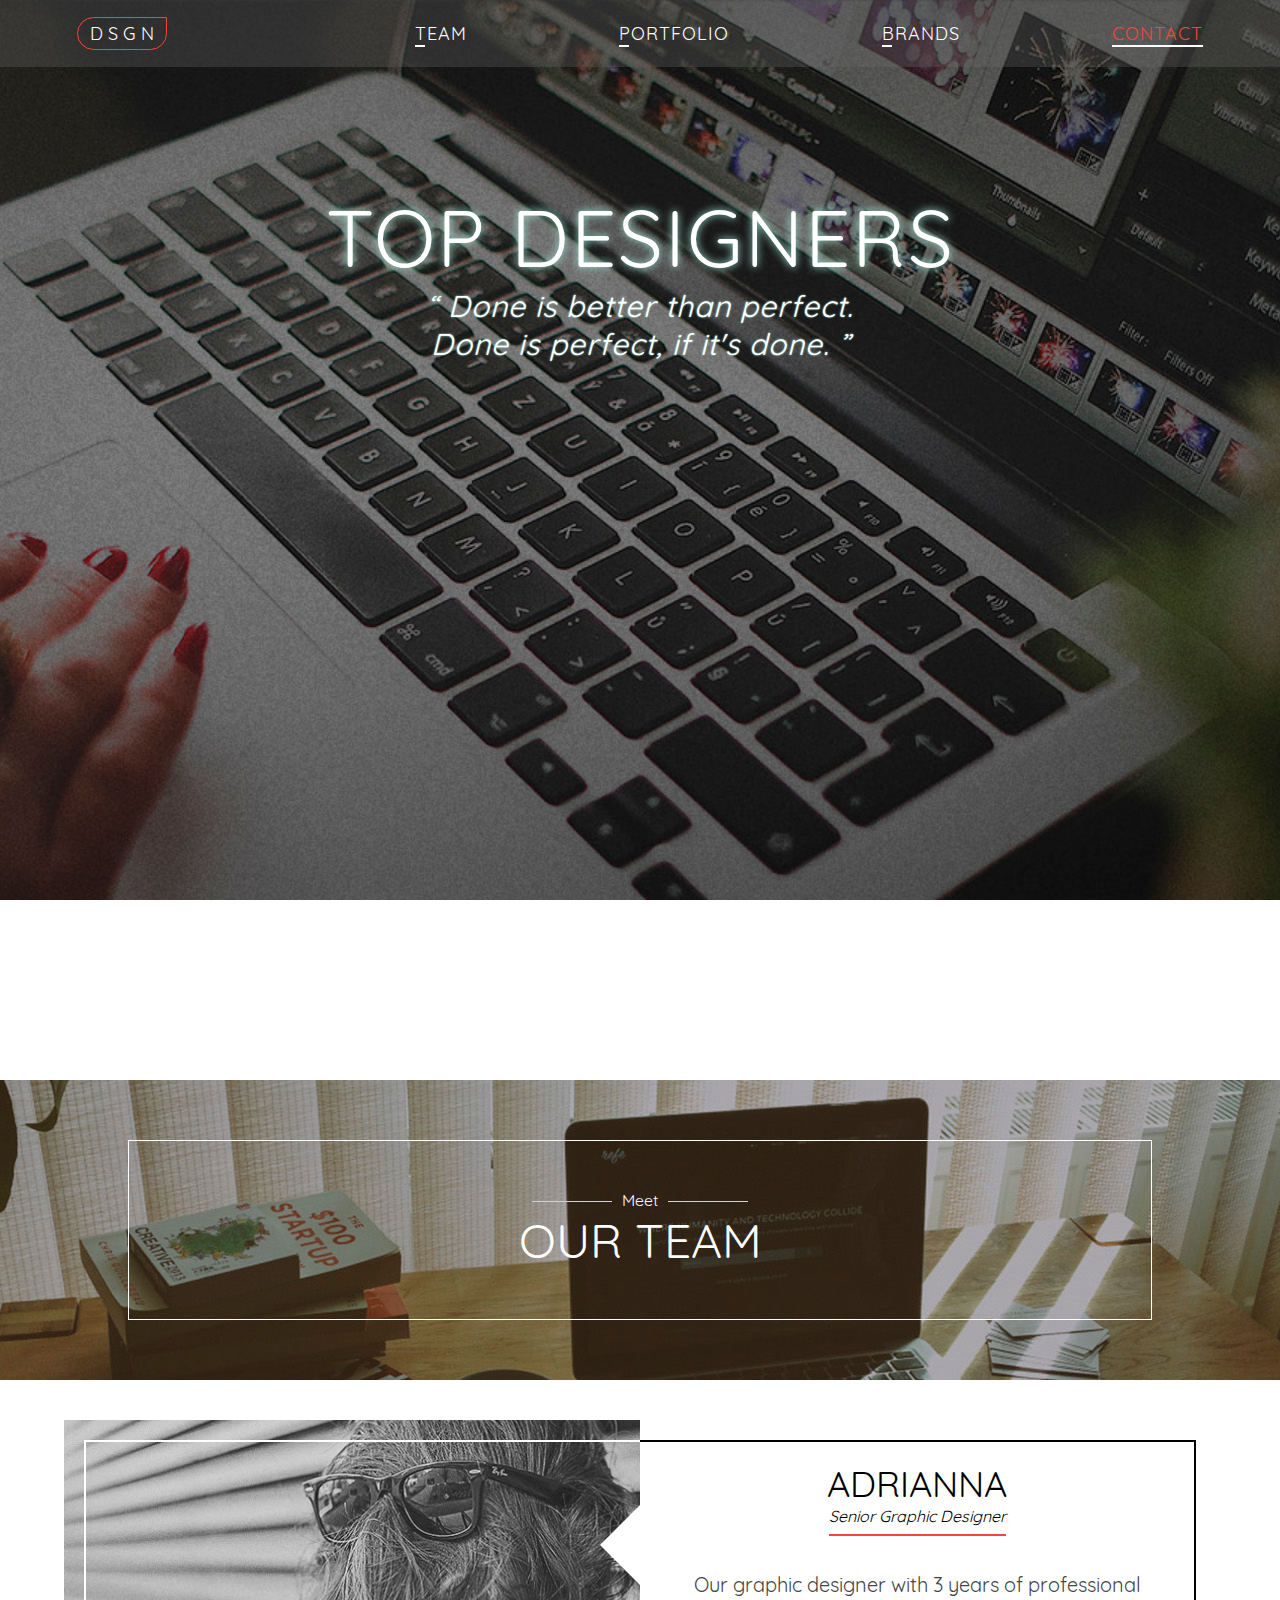
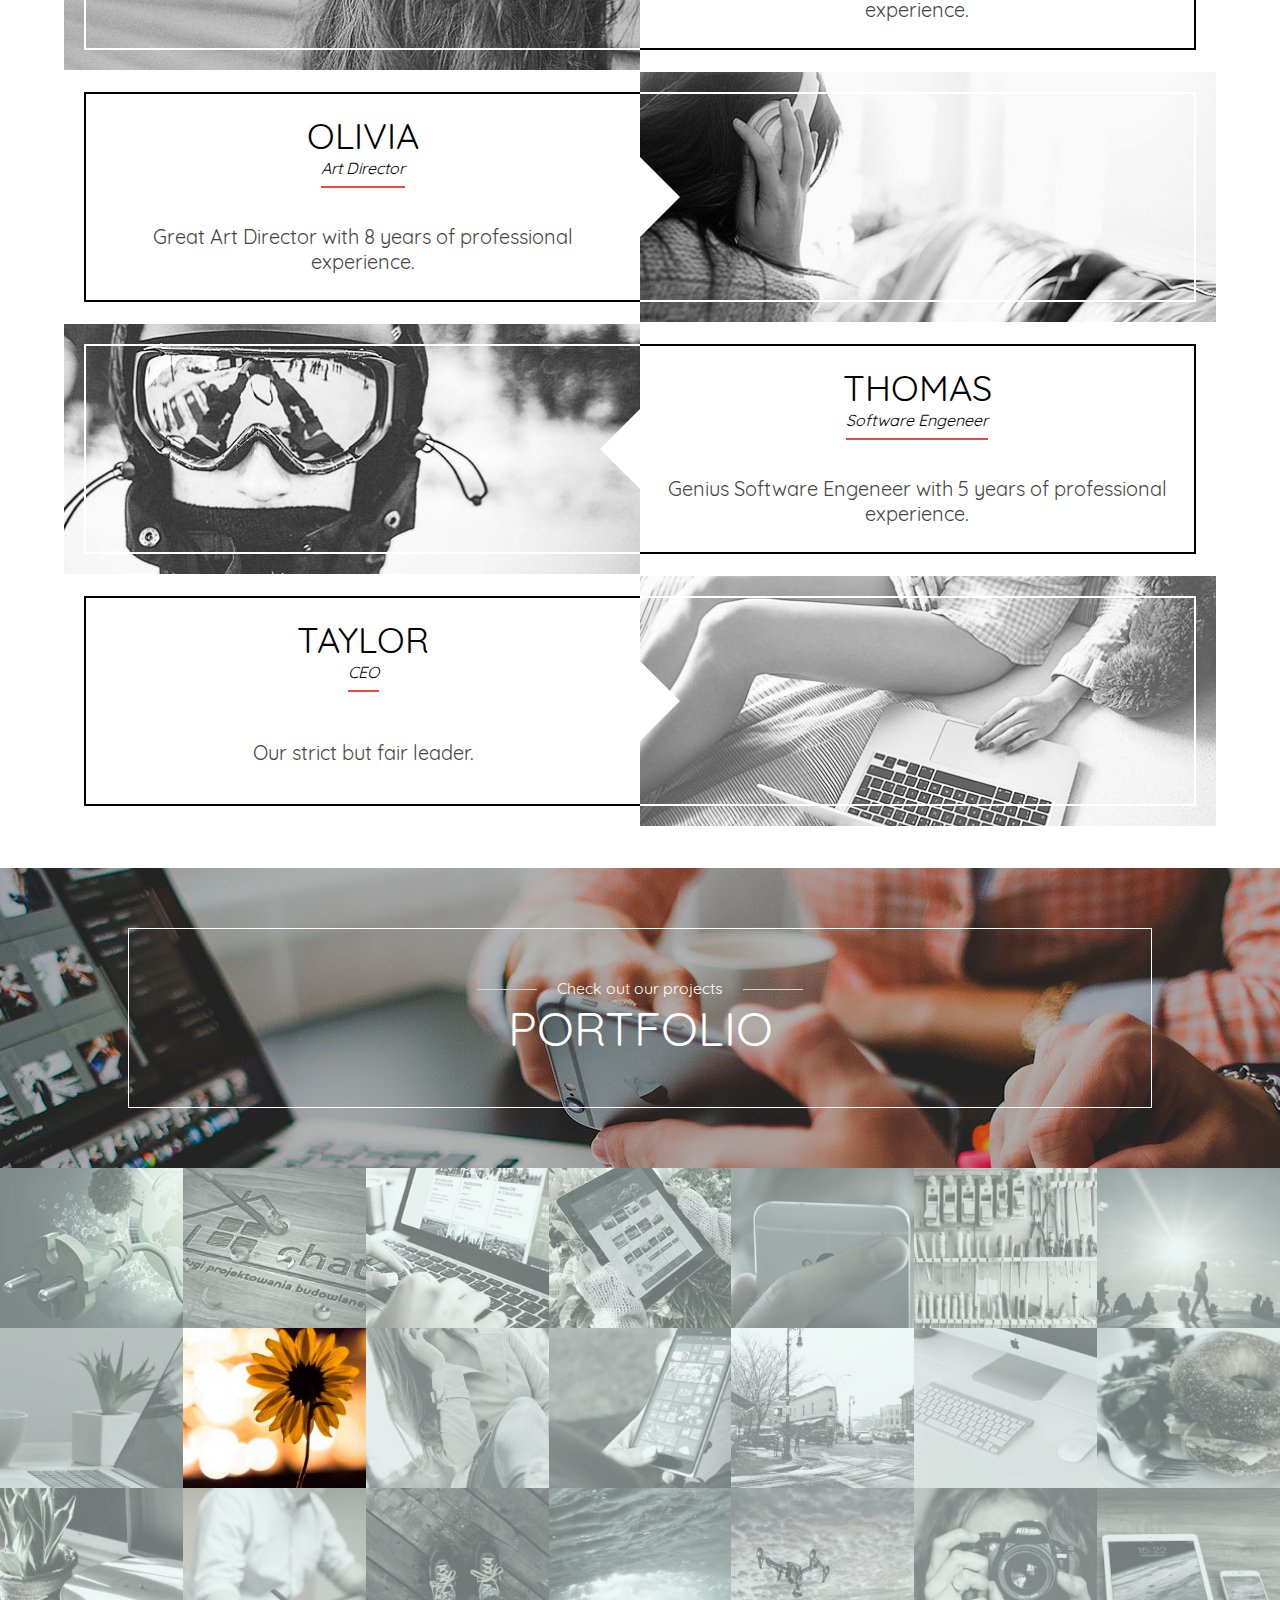
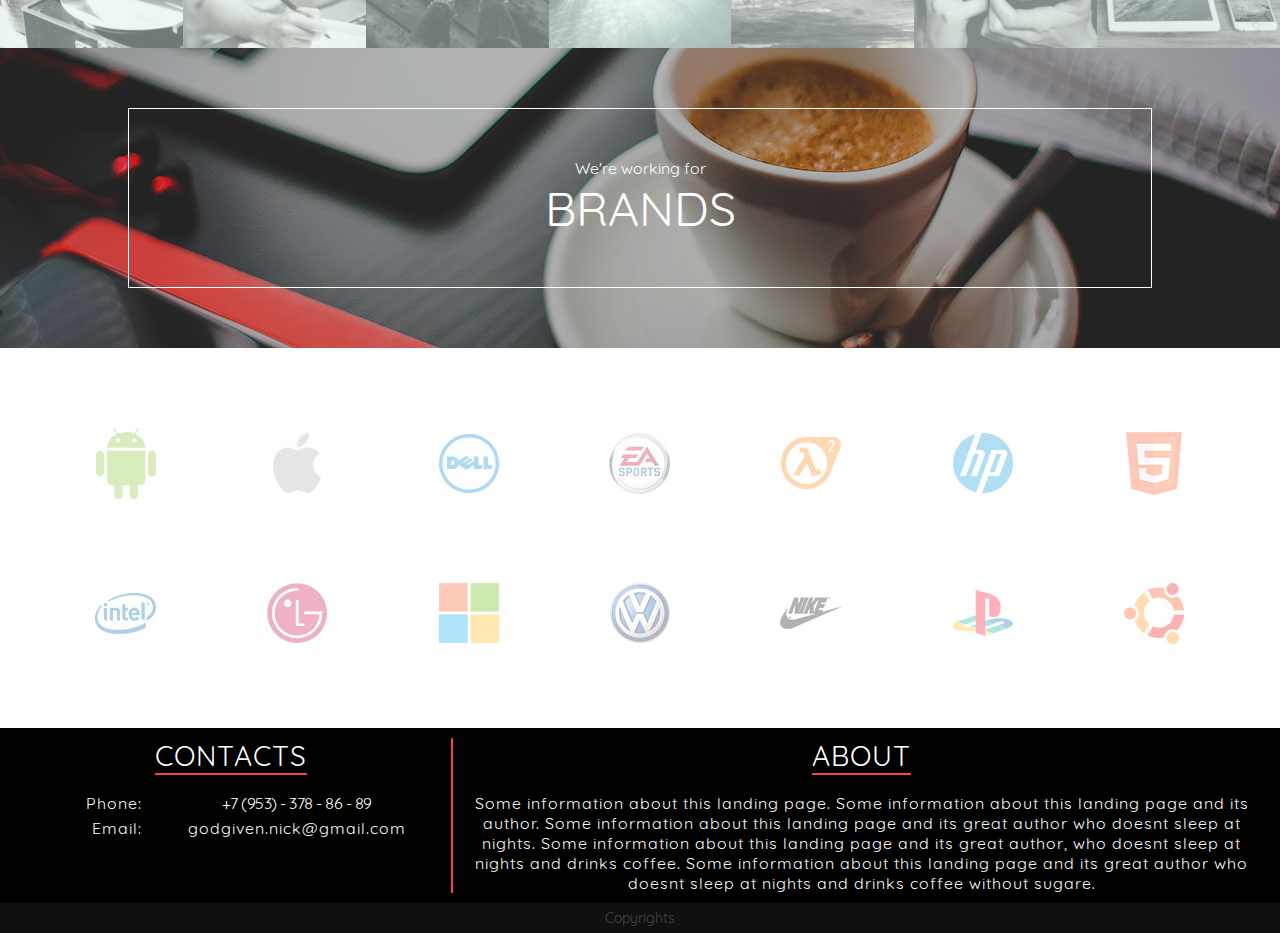
<file: app/index.html>
<!DOCTYPE html>
<html lang="en">
<head>
	<!-- Required meta tags -->
	<meta charset="utf-8">
	<title>Design</title>

	<!-- Для отзывчивости на мобилках -->
	<meta name="viewport" content="
								   width=device-width,
								   initial-scale=1,
								   shrink-to-fit=no">

	<!-- Ключевые слова для SEO -->
	<meta name="keywords" content=""/>

	<!-- Описание страницы для оптимизации SEO -->
	<meta name="description" content=""/>
	
	<meta name="author" content="Nick G.">
	<link rel="stylesheet" href="css/main.css"/>
	<!-- <link rel="stylesheet" href="css/buttons.css"/> -->
	<link rel="stylesheet" href="fonts/fonts.css"/>
	<link rel="stylesheet" href="https://use.fontawesome.com/releases/v5.0.13/css/all.css" integrity="sha384-DNOHZ68U8hZfKXOrtjWvjxusGo9WQnrNx2sqG0tfsghAvtVlRW3tvkXWZh58N9jp" crossorigin="anonymous">
	<!-- endbuild -->
	<!--[if lt IE 9]>
		<script src="http://cdnjs.cloudflare.com/ajax/libs/html5shiv/3.7.2/html5shiv.min.js"></script><![endif]-->

</head>

<body>

<!-- Block MAIN -->

	<header id="header" class="header f-col">

		<nav class="nav-bar t-uppercase">
			<nav class="wrapper f-row f-wrap">
				<a href="ENDY/index.html" class="logo nav__logo">d s g n</a>
				<input type="checkbox" id="menu-toggle" />
					<label for="menu-toggle" class="label-toggle burger"></label>
				<ul id="menu" class="f-row">
					<li class="pseudo"><a href="#team">Team</a></li>
					<li class="pseudo"><a href="#portfolio">Portfolio</a></li>
					<li class="pseudo"><a href="#brands">Brands</a></li>
					<li class="pseudo"><a href="#footer">Contact</a></li>
				</ul>
			</nav>
		</nav>
			
		<div class="main-header header__main-header t-uppercase">
			<h1>top designers</h1>
			<h2>Done is better than perfect.<br>Done is perfect, if it's done.</h2>
			<a href="#" class="nick-button" role="button">check us</a>
		</div>	

	</header>

<!-- End MAIN -->
	
<div class="white-space">
	
</div>

<!-- Block Team -->
	<article id="team" class="team f-col">

		<header class="team-header block-header">
			<div class="block-header__wrapper ">
				<span class="pseudo team_pseudo">Meet</span>
				<h2 class="">our team</h2>
			</div>
		</header>

		<section class="team-content f-row f-wrap">

			<!-- Adrianna -->
			<div class="card-avatar adrianna pos_rel">
				<div class="card-avatar_border border-r_none ">
				</div>
			</div>

			<div class="card-content">
				<div class="card-content__container border-l_none">
					<div class="card-article card-article_pos">
						<h3 class="name">Adrianna</h3>
						<span class="vacancy pseudo">senior graphic designer</span>
					</div>
					<p class="card-desc card-desc_pos">Our graphic designer with 3 years of professional experience.</p>
				</div>
			</div>
		 <!-- Olivia -->
			<div class="card-avatar olivia olivia_ava_order pos_rel">
				<div class="card-avatar_border border-l_none"></div>
			</div>

			<div class="card-content olivia_cont_order">
				<div class="card-content__container border-r_none">
					<div class="card-article card-article_pos">
						<h3 class="name">Olivia</h3>
						<span class="vacancy pseudo">art director</span>
					</div>
					<p class="card-desc card-desc_pos">Great Art Director with 8 years of professional experience.</p>
				</div>
			</div>
		 <!-- Thomas -->	
			<div class="card-avatar thomas thomas_ava_order pos_rel">
				<div class="card-avatar_border border-r_none"></div>
			</div>

			<div class="card-content thomas_cont_order">
				<div class="card-content__container border-l_none">
					<div class="card-article card-article_pos">
						<h3 class="name">Thomas</h3>
						<span class="vacancy pseudo">software engeneer</span>
					</div>
					<p class="card-desc card-desc_pos">Genius Software Engeneer with 5 years of professional experience.</p>
				</div>
			</div>
		 <!-- Taylor -->
			<div class="card-avatar taylor taylor_ava_order pos_rel">
				<div class="card-avatar_border border-l_none"></div>
			</div>

			<div class="card-content taylor_cont_order">
				<div class="card-content__container border-r_none">
					<div class="card-article card-article_pos ">
						<h3 class="name">Taylor</h3>
						<span class="vacancy pseudo">CEO</span>
					</div>
					<p class="card-desc card-desc_pos">Our strict but fair leader.</p>
				</div>
			</div>

		</section>
	</article>
<!-- End Block Team -->

<!-- Block Portfolio -->
	<article id="portfolio" class="portfolio f-col">
		<header class="block-header portfolio-header">
			<div class="block-header__wrapper ">
				<span class="pseudo portfolio_pseudo">Check out our projects</span>
				<h2 class="">portfolio</h2>
			</div>
		</header>
		
		<section class="portfolio-content">
			<div class="portfolio-content__flex-wrapper f-row f-wrap">
				<a href="" class="portfolio-item item_1"></a>
				<a href="" class="portfolio-item item_2"></a>
				<a href="" class="portfolio-item item_3"></a>
				<a href="" class="portfolio-item item_4"></a>
				<a href="" class="portfolio-item item_5"></a>
				<a href="" class="portfolio-item item_6"></a>
				<a href="" class="portfolio-item item_7"></a>
				<a href="" class="portfolio-item item_8"></a>
				<a href="" class="portfolio-item item_9 current"></a>
				<a href="" class="portfolio-item item_10"></a>
				<a href="" class="portfolio-item item_11"></a>
				<a href="" class="portfolio-item item_12"></a>
				<a href="" class="portfolio-item item_13"></a>
				<a href="" class="portfolio-item item_14"></a>
				<a href="" class="portfolio-item item_15"></a>
				<a href="" class="portfolio-item item_16"></a>
				<a href="" class="portfolio-item item_17"></a>
				<a href="" class="portfolio-item item_18"></a>
				<a href="" class="portfolio-item item_19"></a>
				<a href="" class="portfolio-item item_20"></a>
				<a href="" class="portfolio-item item_21"></a>
			</div>
		</section>

	</article>
<!-- End Block Portfolio -->

<!-- Block Brands -->
	<article id="brands" class="brands">
		<header class="brands-header block-header">
			<div class="block-header__wrapper ">
				<span class="pseudo pseudo_brands">We're working for</span>
				<h2 class="">brands</h2>
			</div>
		</header>	
		<section class="brands-content f-row f-wrap">
			
			<a href="#" class="brands-item"><img src="images/brands/Android.jpg" alt="Android"></a>
			<!-- <span></span> -->
			<a href="#" class="brands-item"><img src="images/brands/apple.jpg" alt="Apple"></a>
			<a href="#" class="brands-item"><img src="images/brands/dell.jpg" alt=""></a>
			<a href="#" class="brands-item"><img src="images/brands/ea.jpg" alt=""></a>
			<a href="#" class="brands-item"><img src="images/brands/hf2.jpg" alt=""></a>
			<a href="#" class="brands-item"><img src="images/brands/HP.jpg" alt=""></a>
			<a href="#" class="brands-item"><img src="images/brands/html.jpg" alt=""></a>
			<a href="#" class="brands-item"><img src="images/brands/intel.jpg" alt=""></a>
			<a href="#" class="brands-item"><img src="images/brands/LG.jpg" alt=""></a>
			<a href="#" class="brands-item"><img src="images/brands/microsoft.jpg" alt=""></a>
			<a href="#" class="brands-item"><img src="images/brands/vw.jpg" alt=""></a>
			<a href="#" class="brands-item"><img src="images/brands/nike.jpg" alt=""></a>
			<a href="#" class="brands-item"><img src="images/brands/ps.jpg" alt=""></a>
			<a href="#" class="brands-item"><img src="images/brands/ubuntu.jpg" alt=""></a>
		</section>

	</article>
<!-- End Block Brands -->

<!-- Footer -->
	<footer id="footer">
		<div class="footer-content footer__footer-content">

			<div id="contacts" class="wrapper contacts">
				<h2 class="pseudo">Contacts</h2>
				<div class="f-row f-wrap">
					<span>Phone:</span>
					<a href="tel:+79533788689">+7 (953) - 378 - 86 - 89</a>
					<span>Email:</span>
					<a href="">godgiven.nick@gmail.com</a>
				</div>
				<div class="social-links">
					<a href="#" title="Facebook">
						<span class="fab fa-facebook-f"></span></a>
					<a href="#" title="Instagram">
						<span class="fab fa-instagram"></span></a>
					<a href="#" title="Twitter">
						<span class="fab fa-twitter"></span></a>
					<a href="#" title="VK">
						<span class="fab fa-vk"></span></a>
				</div>
			</div>

			<div class="wrapper about">
				<h2 class="pseudo">About</h2>
				<p>Some information about this landing page. Some information about this landing page and its author. Some information about this landing page and its great author who doesnt sleep at nights. Some information about this landing page and its great author, who doesnt sleep at nights and drinks coffee. Some information about this landing page and its great author who doesnt sleep at nights and drinks coffee without sugare. </p>
			</div>

		</div>
		<div class="footer-footer">
			Copyrights
		</div>
	</footer>
<!-- End Footer -->

<!-- Scripts -->

	<script type="text/javascript" src="https://ajax.googleapis.com/ajax/libs/jquery/1.10.1/jquery.min.js"></script>

		<script type="text/javascript">
		// Плавная прокрутка якорей
		
			$(document).ready(function(){
				$("#menu").on("click","a", function (event) {
	
					//отменяем стандартную обработку нажатия по ссылке
					event.preventDefault();
	
					//забираем идентификатор бока с атрибута href
					var id  = $(this).attr('href'),
	
					//узнаем высоту от начала страницы до блока на который ссылается якорь
						top = $(id).offset().top;
	
					//анимируем переход на расстояние - top за ____ мс	
					$('body,html').animate({scrollTop: top}, 800);
				});
			});
		</script>




</body>
</html>
</file>
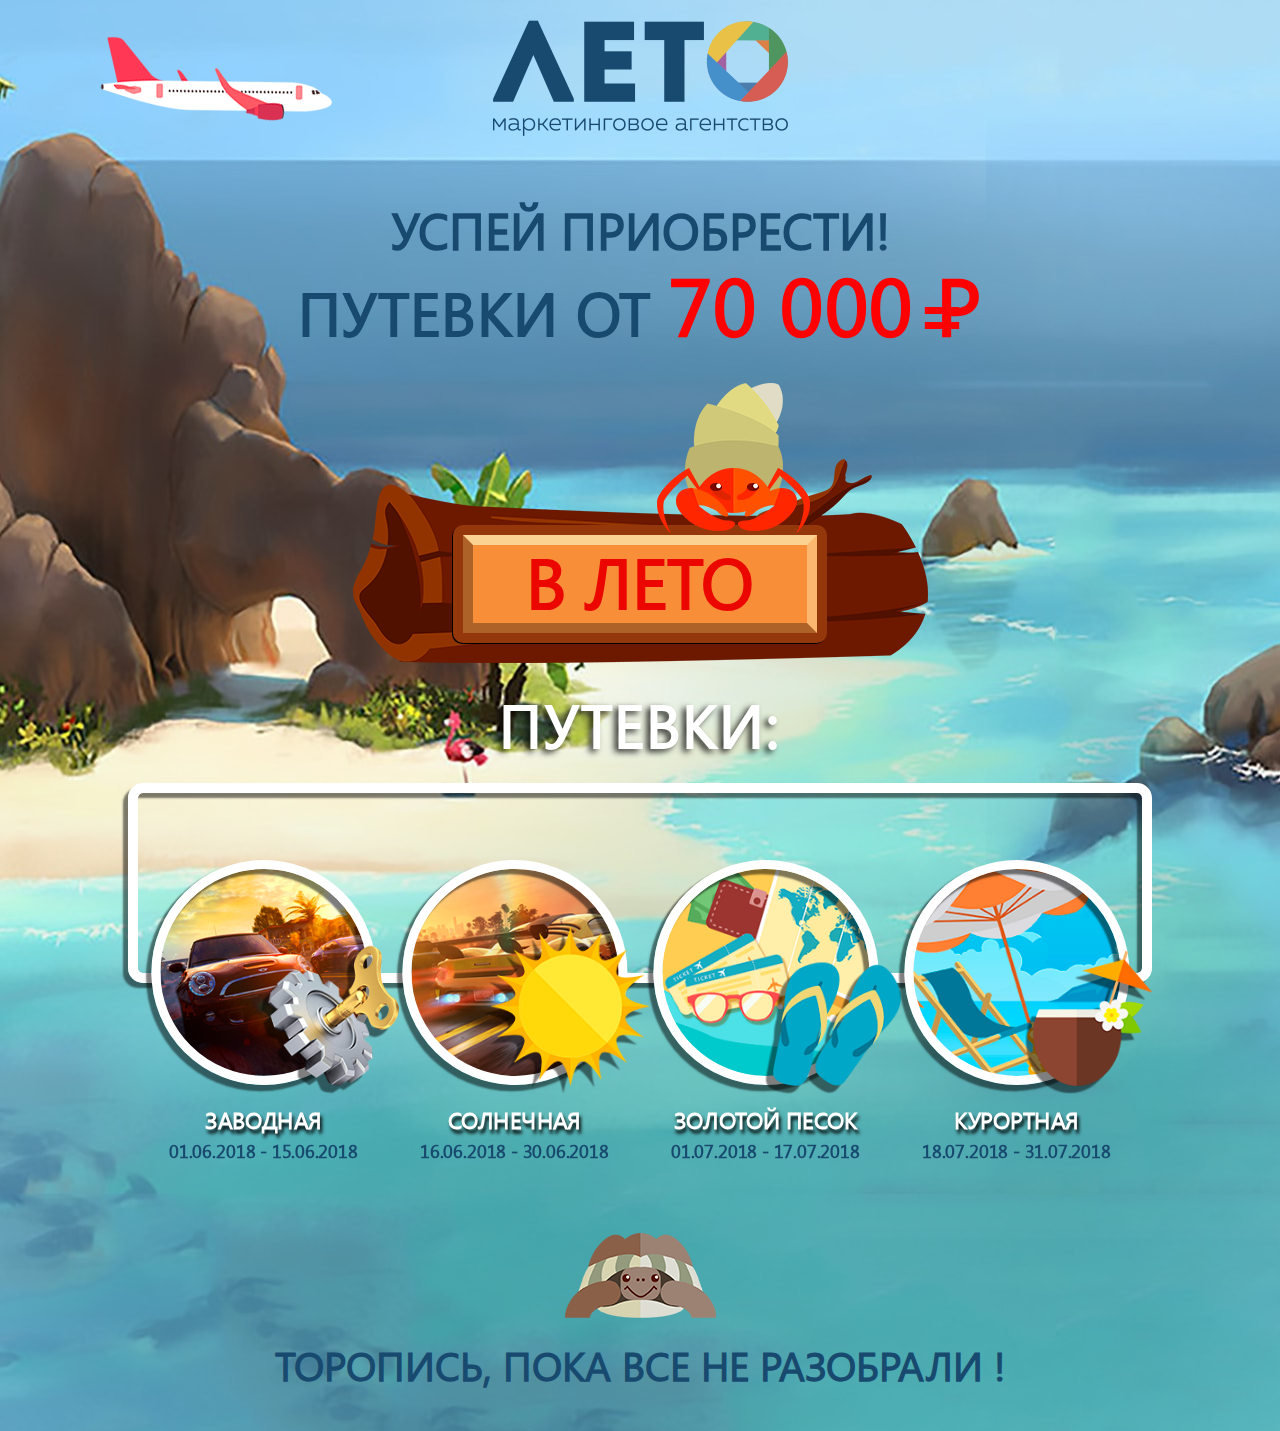
<file: app/LETO/index.html>
<!DOCTYPE html>
<html lang="en">
<head>
	<!-- Required meta tags -->
	<meta charset="utf-8">
	<title>Leto</title>

	<!-- Для отзывчивости на мобилках -->
	<meta name="viewport" content="
								   width=device-width,
								   initial-scale=1,
								   shrink-to-fit=no">

	<!-- Ключевые слова для SEO -->
	<meta name="keywords" content=""/>

	<!-- Описание страницы для оптимизации SEO -->
	<meta name="description" content=""/>
	
	<meta name="author" content="Nick G.">
	<link rel="stylesheet" href="css/main.css"/>



	<!-- endbuild -->

	<!--[if lt IE 9]>
		<script src="http://cdnjs.cloudflare.com/ajax/libs/html5shiv/3.7.2/html5shiv.min.js"></script><![endif]-->

</head>
<body>
	<header id="header">
		<img src="images/hd/logo.png" alt="Лето">
		<img class="plane" src="images/hd/plane.png" alt="" width="232" height="85">
	</header>
	
	<main>
		<header class="main-header main__main-header">
			<span>успей приобрести!</span>
			<h1>путевки от <span>70 000 р</span></h1>
		</header>

		<section class="crab-btn">
			<div class="timber">
				<div class="wrapper">

					<div class="btn-wrapper btn-wrapper_hover btn-wrapper_active">
						<a href="#summer" role="button" class="button">В лето</a>
					</div>

					<div class="assembly">
						<div class="crab-item shell"><img src="images/crab/shell.png" alt=""></div>
						<div class="crab-item foot-right"><img src="images/crab/foot-right.png" alt=""></div>
						<div class="crab-item foot-left"><img src="images/crab/foot-left.png" alt=""></div>
						<div class="crab-item body"><img src="images/crab/body.png" alt=""></div>
						<div class="crab-item eye-left"><img src="images/crab/eye-left.png" alt=""></div>
						<div class="crab-item eye-right"><img src="images/crab/eye-right.png" alt=""></div>
						<div class="crab-item eye-eye eye-eye-l"><img src="images/crab/eye-eye.png" alt=""></div>
						<div class="crab-item eye-eye eye-eye-r"><img src="images/crab/eye-eye.png" alt=""></div>
						<div class="crab-item hand-right"><img src="images/crab/hand-right.png" alt=""></div>
						<div class="crab-item hand-left"><img src="images/crab/hand-left.png" alt=""></div>
					</div>


				</div>
			</div>
		</section>

		<sectinon class="trip">

			<h2>Путевки:</h2>
			<div class="trip-wrapper">

				<ul>
					<li>
						<div class="circle"><img src="images/hd/1-1.png" alt=""></div>
						<h3>Заводная</h3>
						<span>01.06.2018 - 15.06.2018</span>
					</li>

					<li>
						<div class="circle"><img src="images/hd/2-2.png" alt=""></div>
						<h3>Солнечная</h3>
						<span>16.06.2018 - 30.06.2018</span>
					</li>
					<li>
						<div class="circle"><img src="images/hd/3-3.png" alt=""></div>
						<h3>Золотой песок</h3>
						<span>01.07.2018 - 17.07.2018</span>
					</li>
					<li>
						<div class="circle"><img src="images/hd/4-4.png" alt=""></div>
						<h3>Курортная</h3>
						<span>18.07.2018 - 31.07.2018</span>
					</li>

				</ul>
			</div>
		</sectinon>

		<footer>
			<img src="images/hd/turtle.png" alt="">
			<p>Торопись, пока все не разобрали !</p>
		</footer>

	</main>
</body>
</html>
</file>
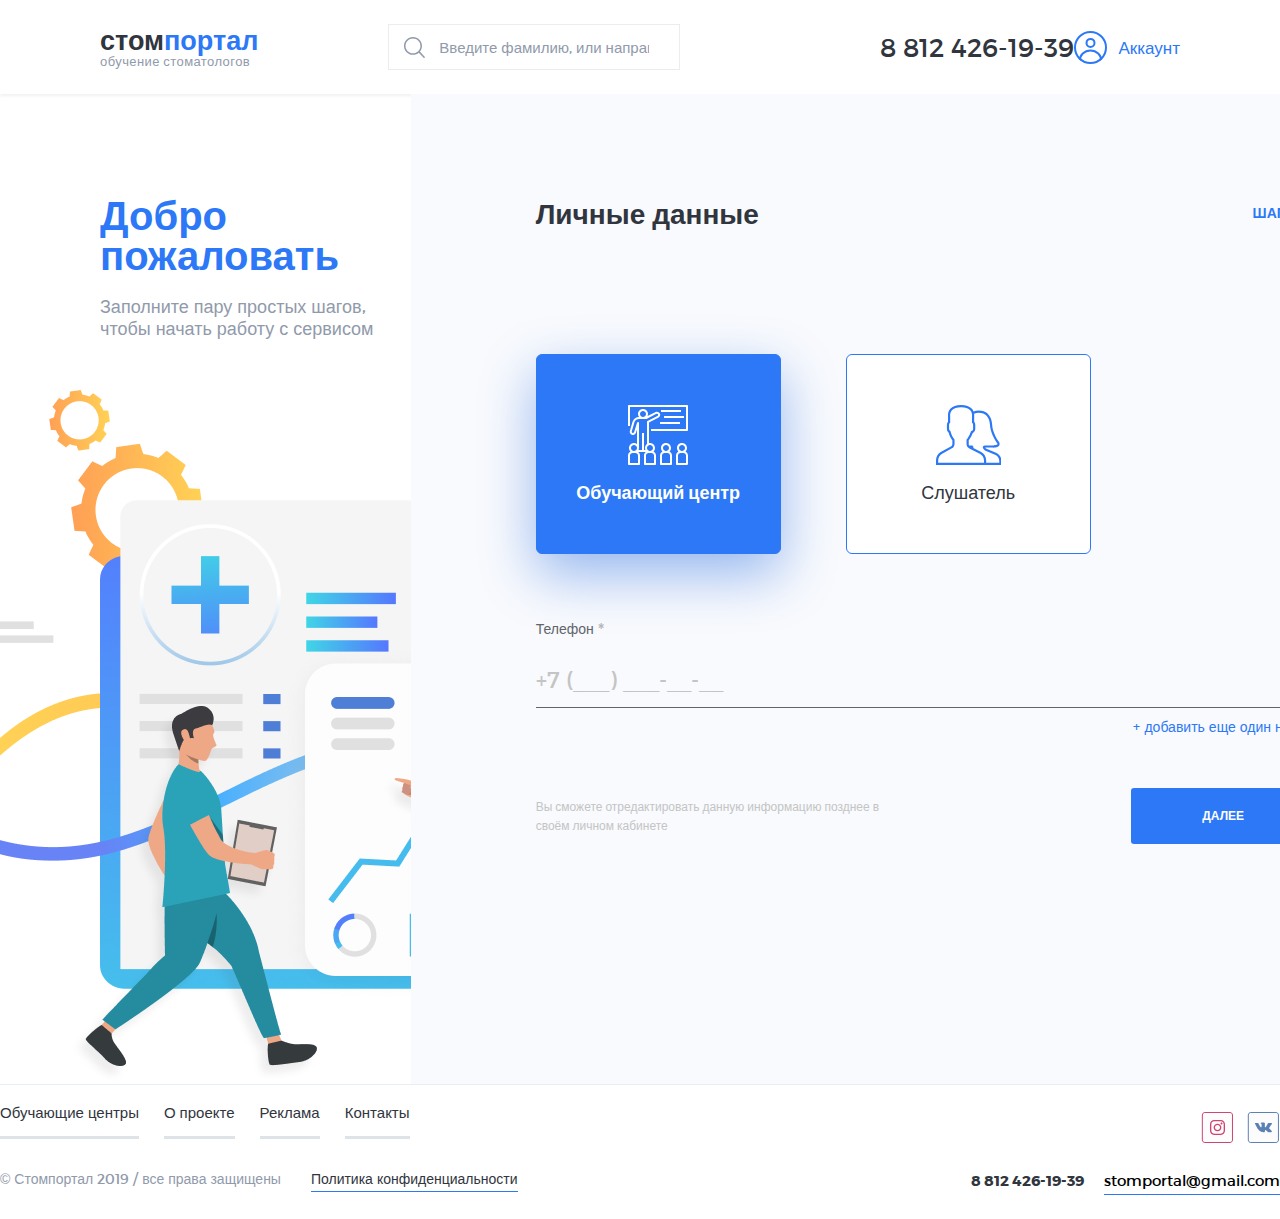
<file: app/registration/index.html>
<!DOCTYPE html>
<html lang="ru">
  <head>
    <meta charset="UTF-8">
    <meta name="viewport" content="width=device-width, initial-scale=1.0">
    <meta name="author" content="Nick G.">
    <title>01_Registration_center</title>
    <meta name="description" content="">
    <meta name="keywords" content="">
    <link rel="canonical" href="">
    <link rel="icon" type="image/png" href="./favicon.png">
    <script src="https://code.jquery.com/jquery-3.3.1.min.js" integrity="sha256-FgpCb/KJQlLNfOu91ta32o/NMZxltwRo8QtmkMRdAu8=" crossorigin="anonymous"></script>
    <script src="./js/input_elon.js?v=1"></script>
    <script src="./js/basis.js?v=2"></script>
    <link rel="stylesheet" type="text/css" href="css/style.css?v=2">
    <link rel="stylesheet" type="text/css" href="fonts/Montserrat/montserrat.css?">
  </head>
  <body>
    <header class="header">
      <div class="header__container"><a class="logo header__logo" href="/">
          <div class="logo__title">стом<span>портал</span></div>
          <div class="logo__desc">обучение стоматологов</div></a>
        <div class="search header__search">
          <input class="search__field" type="" placeholder="Введите фамилию, или направление"><span class="search__img"></span>
        </div><a class="header__phone" href="tel:88124261939" title="Позвонить нам">8 812 426-19-39</a><a class="acc-login header__acc-login" href="javascript:void()" title="Ваш личный кабинет"><span class="acc-login__img"></span><span class="acc-login__text">Аккаунт</span></a>
      </div>
    </header>
    <section class="registration">
      <div class="registration__container">
        <div class="registration-left">
          <div class="greeting">
            <div class="greeting__title">Добро пожаловать</div>
            <div class="greeting__text">Заполните пару простых шагов, чтобы начать работу с сервисом</div>
          </div><img class="registration__img" src="./img/registration.png">
        </div>
        <div class="registration-right">
          <form class="registration-form" method="POST" action=""><span class="registration-form__counter">Шаг&#160;&#160;1 / 3</span>
            <div class="registration-form-ctrls">
              <div class="registration-form-ctrl _current" ctrl="center"><span class="registration-form-ctrl__img"></span><span class="registration-form-ctrl__text">Обучающий центр</span></div>
              <div class="registration-form-ctrl" ctrl="users"><span class="registration-form-ctrl__img"></span><span class="registration-form-ctrl__text">Слушатель</span></div>
            </div>
            <article class="registration-type _show" reg-type="center">
              <div class="registration-step _show" step="1">
                <div class="registration-step__title">Личные данные</div>
                <label class="registration-field"><span class="registration-field__label">Телефон</span>
                  <input class="registration-field__input" type="tel" id="center_phone" name="center_phone" required placeholder="+7 (___) ___-__-__">
                  <div class="registration-field__add-phone">+ добавить еще один номер</div>
                </label>
                <div class="registration-step-footer"><span class="registration-step-footer__desc">Вы сможете отредактировать данную информацию позднее в своём личном кабинете</span>
                  <div class="registration-step-footer__btns">
                    <button class="btn btn--blue" type="button" btn="next">Далее</button>
                  </div>
                </div>
              </div>
              <div class="registration-step" step="2">
                <div class="registration-step__title">Юридическая информация</div>
                <label class="registration-field"><span class="registration-field__label">Название организации</span>
                  <input class="registration-field__input" type="text" id="center_org_name" name="center_org_name" required placeholder="Волгоград Экспо">
                </label>
                <label class="registration-field"><span class="registration-field__label">Электронная почта</span>
                  <input class="registration-field__input" type="email" id="center_email" name="center_email" required placeholder="example@gmail.com">
                </label>
                <div class="registration-three">
                  <label class="registration-field"><span class="registration-field__label">ИНН</span>
                    <input class="registration-field__input" type="text" id="center_inn" name="center_inn" required placeholder="123456789">
                  </label>
                  <label class="registration-field"><span class="registration-field__label">КПП</span>
                    <input class="registration-field__input" type="text" id="center_kpp" name="center_kpp" required placeholder="123456789">
                  </label>
                  <label class="registration-field"><span class="registration-field__label">Юридическое название</span>
                    <input class="registration-field__input" type="text" id="center_juri_name" name="center_juri_name" required placeholder="123456789">
                  </label>
                </div>
                <div class="registration-step-footer"><span class="registration-step-footer__desc">Вы сможете отредактировать данную информацию позднее в своём личном кабинете</span>
                  <div class="registration-step-footer__btns">
                    <button class="btn btn--grey" type="button" btn="prev">Назад</button>
                    <button class="btn btn--blue" type="button" btn="next">Далее</button>
                  </div>
                </div>
              </div>
              <div class="registration-step" step="3">
                <div class="registration-step__title">Местоположение</div>
                <label class="registration-field"><span class="registration-field__label">Юридический адрес</span>
                  <input class="registration-field__input" type="text" id="center_juri_address" required name="center_juri_address" placeholder="Москва">
                </label>
                <label class="registration-field"><span class="registration-field__label">Фактический адрес</span>
                  <input class="registration-field__input" type="text" id="center_real_address" required name="center_real_address" placeholder="Санкт-Петербург">
                </label>
                <div class="registration-step-footer"><span class="registration-step-footer__desc">Вы сможете отредактировать данную информацию позднее в своём личном кабинете</span>
                  <div class="registration-step-footer__btns">
                    <button class="btn btn--grey" type="button" btn="prev">Назад</button>
                    <button class="btn btn--blue" type="submit">Регистрация</button>
                  </div>
                </div>
              </div>
            </article>
            <article class="registration-type" reg-type="users">
              <div class="registration-step _show" step="1">
                <div class="registration-step__title">Личные данные</div>
                <label class="registration-field"><span class="registration-field__label">Телефон</span>
                  <input class="registration-field__input" type="tel" id="users_phone" name="users_phone" required placeholder="+7 (___) ___-__-__">
                </label>
                <div class="registration-var"><span class="registration-var__text">Войти с помощью:</span><a class="registration-var__link" title="Войти через Стоммаркет"><span class="registration-var__link-img"><span></span></span><span class="registration-var__link-text">Стоммаркет</span></a></div>
                <div class="registration-step-footer"><span class="registration-step-footer__desc">Вы сможете отредактировать данную информацию позднее в своём личном кабинете</span>
                  <div class="registration-step-footer__btns">
                    <button class="btn btn--blue" type="button" btn="next">Далее</button>
                  </div>
                </div>
              </div>
              <div class="registration-step" step="2">
                <div class="registration-step__title">Основная информация</div>
                <label class="registration-field"><span class="registration-field__label">ФИО</span>
                  <input class="registration-field__input" type="text" id="users_fio" name="users_fio" required placeholder="Богданов Никита Андреевич">
                </label>
                <label class="registration-field"><span class="registration-field__label">Должность</span>
                  <input class="registration-field__input" type="text" id="users_post" name="users_post" required placeholder="Fronted developer">
                </label>
                <label class="registration-field"><span class="registration-field__label">Город</span>
                  <input class="registration-field__input" type="text" id="users_city" name="users_city" required placeholder="Санкт-Петербург">
                </label>
                <div class="registration-step-footer"><span class="registration-step-footer__desc">Вы сможете отредактировать данную информацию позднее в своём личном кабинете</span>
                  <div class="registration-step-footer__btns">
                    <button class="btn btn--grey" type="button" btn="prev">Назад</button>
                    <button class="btn btn--blue" type="button" btn="next">Далее</button>
                  </div>
                </div>
              </div>
              <div class="registration-step" step="3">
                <div class="registration-step__title">Фотография</div>
                <div class="registration-load"><a class="registration-load-img" href="javascript:void()" title="Загрузить фото"><span></span>
                    <p>загрузить фото</p></a>
                  <div class="registration-load-text"><span>Вы можете загрузить фото в формате .png, .jpg</span><span>Допустимый объем файла 5 мб</span></div>
                </div>
                <div class="registration-step-footer"><span class="registration-step-footer__desc">Вы сможете отредактировать данную информацию позднее в своём личном кабинете</span>
                  <div class="registration-step-footer__btns">
                    <button class="btn btn--grey" type="button" btn="prev">Назад</button>
                    <button class="btn btn--blue" type="submit">Регистрация</button>
                  </div>
                </div>
              </div>
            </article>
          </form>
        </div>
      </div>
    </section>
    <script src="./js/registration.js?v=2" type="application/javascript"></script>
    <footer class="footer">
      <div class="footer__container">
        <div class="footer-left">
          <ul class="footer-nav">
            <li class="footer-nav__item"><a href="/">Обучающие центры</a></li>
            <li class="footer-nav__item"><a href="/">О проекте</a></li>
            <li class="footer-nav__item"><a href="/">Реклама</a></li>
            <li class="footer-nav__item"><a href="/">Контакты</a></li>
          </ul>
          <div class="footer-info"><span>&#169; Стомпортал 2019 / все права защищены</span><a href="/" target="_blank">Политика конфиденциальности</a></div>
        </div>
        <div class="footer-right">
          <div class="footer-links"><a href="/" inst></a><a href="/" vk></a></div>
          <div class="footer-contacts"><a class="footer-contacts__phone" href="tel:88124261939" title="Позвонить нам">8 812 426-19-39</a><a class="footer-contacts__email" href="mailto:stomportal@gmail.com" title="Написать нам">stomportal@gmail.com</a></div>
        </div>
      </div>
    </footer>
  </body>
</html>
</file>
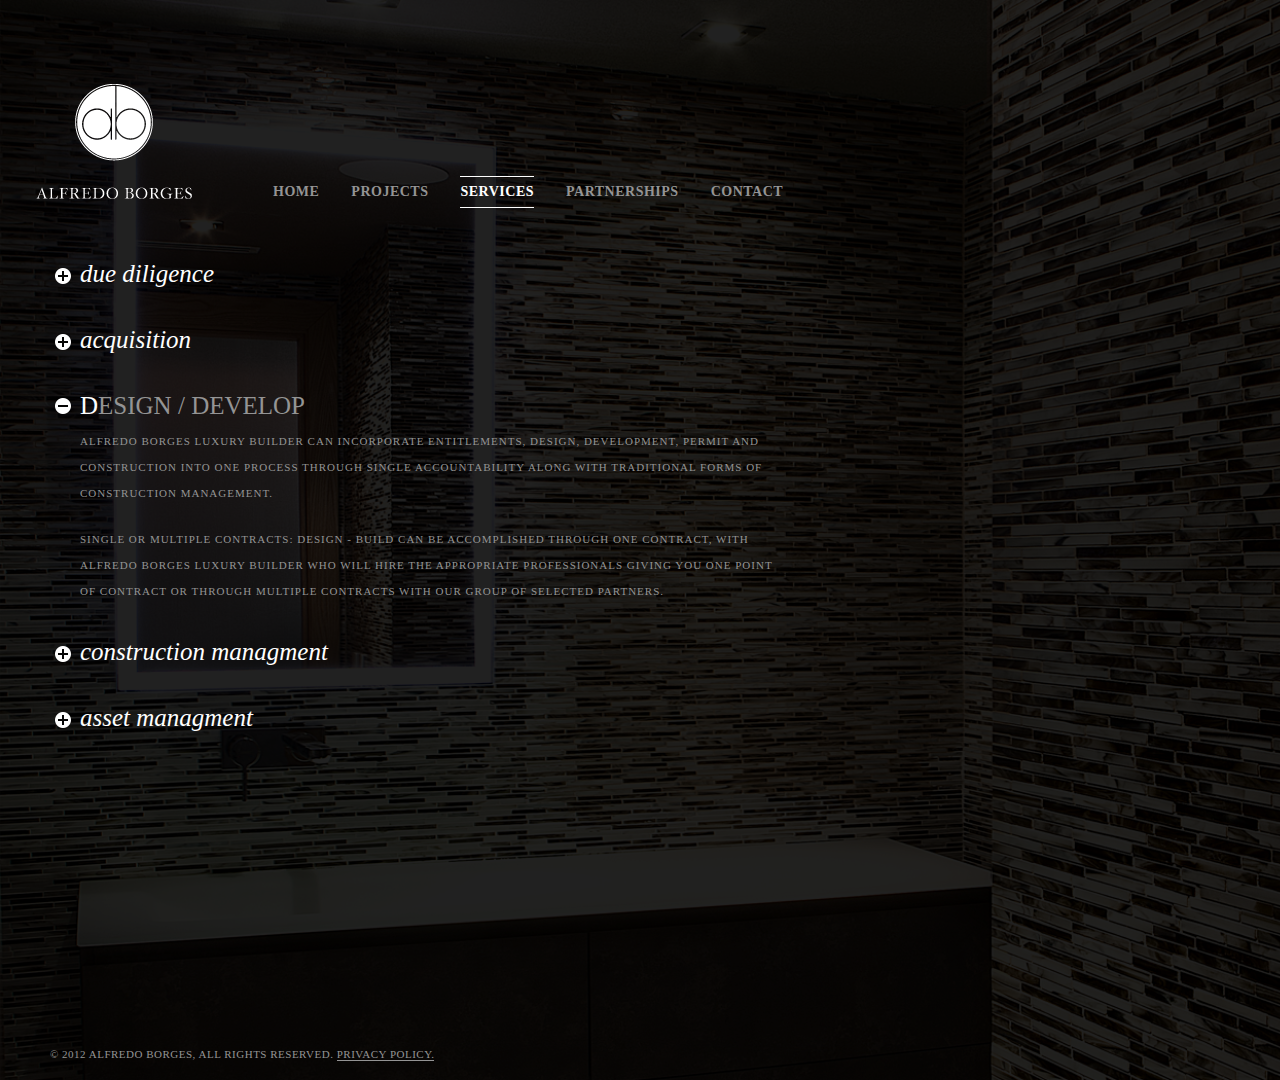
<file: app/galaxy/services.html>
<!DOCTYPE html>
<html lang="en">
<head>
	<!-- Required meta tags -->
	<meta charset="utf-8">
	<title>Galaxy-test-SERVICES</title>

	<!-- Для отзывчивости на мобилках -->
	<meta name="viewport" content="
								   width=device-width,
								   initial-scale=1,
								   shrink-to-fit=no">

	<!-- Ключевые слова для SEO -->
	<meta name="keywords" content=""/>

	<!-- Описание страницы для оптимизации SEO -->
	<meta name="description" content=""/>
	
	<meta name="author" content="Nick G.">
	<link rel="stylesheet" href="css/services.css"/>

	<!-- <link rel="stylesheet" href="https://use.fontawesome.com/releases/v5.0.13/css/all.css" integrity="sha384-DNOHZ68U8hZfKXOrtjWvjxusGo9WQnrNx2sqG0tfsghAvtVlRW3tvkXWZh58N9jp" crossorigin="anonymous"> -->

	<!-- endbuild -->

	<!--[if lt IE 9]>
		<script src="http://cdnjs.cloudflare.com/ajax/libs/html5shiv/3.7.2/html5shiv.min.js"></script><![endif]-->

</head>
<body>
	<div class="wrapper">
		
		<header class="header">
			<img src="image/services/logo_157x116.png" width="157px" height="116px" alt="logo">
			<nav class="nav-bar header__nav-bar">
				<ul>
					<li><a href="index.html">Home</a></li>
					<li><a href="">Projects</a></li>
					<li><a href="" class="current">Services</a></li>
					<li><a href="">Partnerships</a></li>
					<li><a href="">Contact</a></li>
				</ul>
			</nav>
		</header>

		<section class="main-content">
			<div class="acc-container">

				<div class="acc-item">
					<input id="acc-1" name="accordion-1" type="radio"/>
					<label for="acc-1">due diligence</label>

					<article>
						<p>based on network of brokers, foot in the market, they bring deals that fit the criteria for what he is building/designing.</p>
					</article>
				</div>

				<div class="acc-item">
					<input id="acc-2" name="accordion-1" type="radio"/>
					<label for="acc-2">acquisition</label>

					<article>
						<p>Lorem ipsum dolor sit amet, consectetur adipisicing elit. Voluptatem tempore, quia nulla quos recusandae, maxime excepturi blanditiis eius est. Dolore, reiciendis, quam.</p>
					</article>
				</div>

				<div class="acc-item">
					<input id="acc-3" name="accordion-1" type="radio" checked/>
					<label for="acc-3">design <span>/</span> develop</label>

					<article class="h-180">
						<p>Alfredo Borges luxury Builder can incorporate entitlements, design, development, permit and construction into one process through single accountability along with traditional forms of construction management.</p>
						<p>single or multiple contracts: design - build can be accomplished through one contract, with alfredo borges luxury builder who will hire the appropriate professionals giving you one point of contract or through multiple contracts with our group of selected partners.</p>
					</article>
				</div>

				<div class="acc-item">
					<input id="acc-4" name="accordion-1" type="radio"/>
					<label for="acc-4">construction managment</label>

					<article>
						<p>manage the rental, the tenant, keep books, keep the property in good shape. Lorem ipsum dolor sit amet, consectetur adipisicing elit. Culpa fugiat ducimus eligendi illum, necessitatibus minima repellat, impedit officiis earum facilis.</p>
					</article>
				</div>

				<div class="acc-item">
					<input id="acc-5" name="accordion-1" type="radio"/>
					<label for="acc-5">asset managment</label>

					<article>
						<p>manage the rental, the tenant, keep books, keep the property in good shape.</p>
					</article>
				</div>

			</div>

			
			<footer class="privacy-policy">
				&#169 2012 alfredo borges, all rights reserved. <span>privacy policy.</span>
			</footer>
		</section>

	</div>

</body>
</html>
</file>
<file: app/css/main.css>
/*			variables			*/
html,
body {
  margin: 0;
  padding: 0;
  font-family: 'Quicksand-Regular', 'san-serif';
  font-size: 20px;
  width: 100%;
  font-weight: 400;
  color: #ffffff;
  text-align: center;
  background-color: #ffffff;
}
html *,
body * {
  -webkit-box-sizing: border-box;
  -moz-box-sizing: border-box;
  box-sizing: border-box;
  margin: 0;
  padding: 0;
}
html *::after,
body *::after,
html *::before,
body *::before {
  display: inline-block;
}
a {
  text-decoration: none;
  /* убираем подчеркивания*/
  color: #ffffff;
}
ul {
  list-style: none;
  /* убираем маркировку списка*/
}
/* ======================== Общие классы =============================*/
.f-row {
  display: flex;
  -webkit-flex-flow: nowrap row;
  -ms-flex-flow: nowrap row;
  flex-flow: nowrap row;
}
.f-col {
  display: flex;
  -webkit-flex-flow: nowrap column;
  -ms-flex-flow: nowrap column;
  flex-flow: nowrap column;
}
.f-wrap {
  -webkit-flex-wrap: wrap;
  -ms-flex-wrap: wrap;
  flex-wrap: wrap;
}
.shrink_0 {
  -webkit-flex-shrink: 0;
  flex-shrink: 0;
}
.t-uppercase {
  text-transform: uppercase;
}
.visibility {
  visibility: hidden;
}
.pos_rel {
  position: relative;
}
.block-header {
  height: 300px;
  display: flex;
}
.block-header__wrapper {
  width: 80%;
  display: flex;
  -webkit-flex-flow: column;
  -ms-flex-flow: column;
  flex-flow: column;
  -webkit-justify-content: center;
  justify-content: center;
  margin: auto;
  height: 60%;
  border: 1.5px solid #ffffff;
}
.white-space {
  height: 180px;
  background: #ffffff;
}
/* ========================= MAIN ==========================*/
:root {
  --logo_font-s: .9rem;
  --logo_padding: 0.2rem .6rem;
  --logo_border-r: 30px 0 30px 30px;
  --h1_margin-top: 6rem;
  --h1_font-s: 80px;
  --button_font-s: .8rem;
  --button_margin-top: 1.2rem;
  --burger: 35px;
}
header.header {
  background: url("../images/header_bg.jpg") no-repeat center center;
  background-size: cover;
  height: 100vh;
}
@media screen and (max-width: 1024px) {
  header.header {
    min-height: 100vh;
  }
}
.logo {
  color: #ffffff;
  font-size: var(--logo_font-s);
  border: 1px solid #f34739;
  border-radius: var(--logo_border-r);
  padding: var(--logo_padding);
}
.logo:hover {
  color: #000000;
  background-color: #ffffff;
  -webkit-box-shadow: #ffffff 0 0 10px;
  opacity: 0.7;
  transition: all 1.2s ease-in;
}
.burger {
  cursor: pointer;
  height: var(--burger);
  width: var(--burger);
  background: -webkit-linear-gradient(#ffffff 0%, #ffffff 20%, transparent 20%, transparent 40%, #ffffff 40%, #ffffff 60%, transparent 60%, transparent 80%, #ffffff 80%, #ffffff 100%);
  background: -o-linear-gradient(#ffffff 0%, #ffffff 20%, transparent 20%, transparent 40%, #ffffff 40%, #ffffff 60%, transparent 60%, transparent 80%, #ffffff 80%, #ffffff 100%);
  background: linear-gradient(#ffffff 0%, #ffffff 20%, transparent 20%, transparent 40%, #ffffff 40%, #ffffff 60%, transparent 60%, transparent 80%, #ffffff 80%, #ffffff 100%);
}
.main-header {
  -webkit-align-self: center;
  align-self: center;
}
.header__main-header {
  margin-top: var(--h1_margin-top);
}
.main-header h1 {
  font-size: var(--h1_font-s);
  font-weight: 400;
  letter-spacing: .1rem;
  text-shadow: 0 0 8px #a5f2df;
}
.main-header h2 {
  text-transform: none;
  font-style: italic;
  font-weight: 200;
  letter-spacing: 1px;
  text-shadow: 0 0 2px #a5f2df;
}
.main-header h2::before {
  margin-right: .5rem;
  content: "\201C";
}
.main-header h2::after {
  margin-left: .5rem;
  content: "\201D";
}
.main-header > .nick-button {
  margin-top: var(--button_margin-top);
  display: none;
}
.nick-button {
  font-size: var(--button_font-s);
  color: #ffffff;
  text-transform: uppercase;
  background-color: transparent;
  padding-bottom: .3rem;
  padding-left: 1rem;
  padding-right: 1rem;
  padding-top: .3rem;
  border: 2px solid #ffffff;
  -webkit-border-radius: 35px 0 35px 35px;
  border-radius: 35px 0 35px 35px;
  -moz-border-radius: 35px 0 35px 35px;
  -webkit-box-shadow: #f34739 3px -3px 5px;
  box-shadow: #f34739 3px -3px 5px;
  -moz-box-shadow: #f34739 3px -3px 5px;
  -webkit-transition: all 0.8s ease-in;
  -moz-transition: all 0.8s ease-in;
  -ms-transition: all 0.8s ease-in;
  -o-transition: all 0.8s ease-in;
  transition: all 0.8s ease-in;
}
@media screen and (max-width: 1023px) {
  .nick-button {
    display: none;
  }
}
:root {
  --menu_padding: .8rem 6%;
  --menu_f-size: 0.9rem;
  --links_padding: 1rem;
  --menu_width: 50%;
}
.nav-bar {
  min-width: 100%;
  background-color: rgba(109, 109, 109, 0.3);
}
.nav-bar > .wrapper {
  padding: var(--menu_padding);
  -webkit-align-items: center;
  align-items: center;
  -webkit-justify-content: space-between;
  justify-content: space-between;
}
#menu-toggle {
  display: none;
}
nav .label-toggle {
  visibility: hidden;
}
nav ul {
  font-size: var(--menu_f-size);
  width: var(--menu_width);
  letter-spacing: 1px;
  -webkit-justify-content: space-between;
  justify-content: space-between;
}
nav ul a:hover {
  text-shadow: 0 0 10px #f34739;
  transition: text-shadow 0.8s ease;
}
nav ul li.pseudo::after {
  display: block;
  position: absolute;
  content: "";
  height: 1.5px;
  left: -1;
  width: 10px;
  background-color: #ffffff;
  transition: width 1s ease-out, box-shadow 0.2s ease, background-color 0.4s ease-in 0.3s;
}
nav ul li.pseudo:hover:after,
nav ul li.pseudo:focus:after {
  opacity: .5;
  box-shadow: #ffffff 0 1px 2px;
  width: 99%;
  background-color: #f34739;
}
nav ul li.pseudo:last-child a {
  color: #f34739;
  transition: color 1s ease-out;
}
nav ul li.pseudo:last-child a:hover {
  text-shadow: none;
  color: #ffffff;
}
nav ul li.pseudo:last-child::after {
  display: block;
  position: absolute;
  content: "";
  height: 1.5px;
  right: 0px;
  width: 100%;
  background-color: #ffffff;
  transition: background-color 0.5s ease-in 0.3s;
}
nav ul li.pseudo:last-child:hover:after,
nav ul li.pseudo:last-child:focus:after {
  background-color: #f34739;
  opacity: 1;
  -webkit-box-shadow: none;
  box-shadow: none;
}
@media screen and (max-width: 768px) {
  /*	1. Бургер прижимается к правой части за счет display:none для списка ul
				и space-between/
			
				2. Т.к. обертка wrap -> при активации бургера меню будет вынуждено
				 сместиться на строку ниже, а бургер останется прижатым справа.
			*/
	
  .nav-bar { 
    overflow: hidden; 
  }
  .nav-bar .label-toggle {
    visibility: visible;
  }
  .nav-bar ul {
    width: 100%;
    height: 0;
    opacity: 0;
    visibility: hidden;
  }
  .nav-bar li {
    border-bottom: 2px solid #f34739;
    padding: var(--links_padding);
  }
  .nav-bar li:last-child {
    border: none;
  }
  .nav-bar li:after,
  .nav-bar li:before {
    content: none!important;
  }
  .nav-bar #menu-toggle:checked ~ ul {
    display: flex;
    -webkit-flex-flow: column nowrap;
    -ms-flex-flow: column nowrap;
    flex-flow: column nowrap;
    opacity: 1;
    height: auto;
    visibility: visible;
    transition: all 1.5s ease-in;
  }
}
/* --------------------- MEDIA for MAIN --------------------*/
@media screen and (min-width: 1920px) {
  :root {
    --logo_font-s: 1.3rem;
    --logo_padding: 0.4rem 0.6rem;
    --h1_font-s: 80px;
    --button_font-s: 1.5rem;
    --button_margin-top: 1.5rem;
    --menu_padding: .6rem 5%;
    --menu_width: 60%;
    --menu_f-size: 1.2rem;
  }
  .main-header h2 {
    font-size: 30px;
  }
}
@media screen and (max-width: 1280px) {
  :root {
    --menu_width: 70%;
  }
}
@media screen and (max-width: 768px) {
  :root {
    --h1_margin-top: 0;
    --menu_padding: 1.5rem 1.5rem 1rem 10%;
    --menu_f-size: 1.8rem;
    --links_padding: 1.2rem;
    --menu_width: 70%;
  }
  .main-header {
    margin: auto;
  }
  .main-header h1 {
    display: none;
  }
  .main-header h2 {
    font-size: 24px;
  }
}
@media screen and (max-width: 350px) {
  :root {
    --links_padding: .9rem;
  }
}
/* ========================= TEAM ==========================*/
:root {
  --header-title: 48px;
  --header-span: 16px;
  --content_padding: 1rem 6%;
  --card_padding: 1rem;
  --card_h8: 250px;
  --card-name_font-s: 36px;
  --card-vac_font-s: 16px;
  --card-desc_font-s: 20px;
}
.block-header {
  max-width: 100%;
}
.block-header span {
  font-size: var(--header-span);
  font-weight: 400;
}
.block-header h2 {
  font-size: var(--header-title);
  font-weight: 500;
  text-transform: uppercase;
}
.team {
  width: 100%;
}
.team-header {
  height: 300px;
  background: url("../images/team_header.jpg") no-repeat center center;
  background-size: cover;
}
.team-content {
  padding: var(--content_padding);
  -webkit-justify-content: center;
  justify-content: center;
  background: #ffffff;
}
.card-avatar,
.card-content {
  padding: var(--card_padding);
  height: var(--card_h8);
  -webkit-flex: 1 1 36%;
  -ms-flex: 1 1 36%;
  flex: 1 1 36%;
  max-width: 48%;
  -webkit-transition: .8s ease;
  -moz-transition: .8s ease;
  -ms-transition: .8s ease;
  -o-transition: .8s ease;
  transition: .8s ease;
}
.card-avatar_border {
  height: 100%;
  border: 2px #ffffff solid;
  transition: box-shadow 0.5s ease;
}
.card-content__container {
  border: 2px solid #000000;
  background: #ffffff;
  height: 100%;
  display: flex;
  -webkit-flex-flow: column nowrap;
  -ms-flex-flow: column nowrap;
  flex-flow: column nowrap;
  -webkit-justify-content: center;
  justify-content: center;
  -webkit-align-items: center;
  align-items: center;
  transition: border-color 0.8s ease, background 0.7s ease, box-shadow 0.8s ease;
}
.card-avatar,
.card-content {
  margin-bottom: 2px;
}
/* === -EFFECTS- =============================================================================== */
.card-avatar {
  filter: grayscale(100);
}
.card-avatar:hover {
  filter: grayscale(0);
}
.card-avatar:hover + .card-content {
  -webkit-box-shadow: #000000 1px 0 5px, 0px 1px 5px #000000, 0px -1px 5px #000000;
  box-shadow: #000000 1px 0 5px, 0px 1px 5px #000000, 0px -1px 5px #000000;
}
.card-avatar:hover > .card-avatar_border {
  box-shadow: inset #000000 0 0 8px;
}
.card-avatar:hover + .card-content > .card-content__container {
  border-color: #ffffff;
}
.card-article {
  color: #000000;
  height: 50%;
}
.card-article .name {
  font-size: var(--card-name_font-s);
  text-transform: uppercase;
  font-weight: 500;
}
.card-article .vacancy {
  font-size: var(--card-vac_font-s);
  text-transform: capitalize;
  font-weight: 400;
  font-style: italic;
}
.card-article .vacancy::after {
  display: block;
  position: absolute;
  content: "";
  height: 2px;
  width: 100%;
  background-color: #f34739;
  bottom: -0.5rem;
}
.card-desc {
  height: 50%;
  font-weight: 400;
  font-size: var(--card-desc_font-s);
  color: #454545;
}
.card-article_pos,
.card-desc_pos {
  display: flex;
  -webkit-flex-flow: column nowrap;
  -ms-flex-flow: column nowrap;
  flex-flow: column nowrap;
  -webkit-justify-content: center;
  justify-content: center;
  -webkit-align-items: center;
  align-items: center;
}
.card-desc_pos {
  padding: 0 1rem 0 1rem;
}
/* ================== Аватары ================== */
.adrianna {
  background: url("../images/card_adriana.jpg") no-repeat center right;
  background-size: cover;
}
.olivia {
  background: url("../images/card_olivia.jpg") no-repeat center left;
  background-size: cover;
}
.thomas {
  background: url("../images/card_thomas.jpg") no-repeat center left;
  background-size: cover;
}
.taylor {
  background: url("../images/card_taylor.jpg") no-repeat center right;
  background-size: cover;
}
/* --------------------- MEDIA for TEAM --------------------*/
@media screen and (min-width: 651px) {
  /* ===== Рамки ===== */
  .card-avatar:nth-child(4n+1) {
    padding-right: 0;
  }
  .card-avatar:nth-child(4n+3) {
    padding-left: 0;
  }
  .card-content:nth-child(4n+2) {
    padding-left: 0;
  }
  .card-content:nth-child(4n+4) {
    padding-right: 0;
  }
  .border-r_none {
    border-right-width: 0!important;
  }
  .border-l_none {
    border-left-width: 0!important;
  }
  /* ==================== Order ===================*/
  .olivia_ava_order {
    order: 1;
  }
  .olivia_cont_order {
    order: 0;
  }
  .thomas_ava_order {
    order: 1;
  }
  .thomas_cont_order {
    order: 1;
  }
  .taylor_ava_order {
    order: 3;
  }
  .taylor_cont_order {
    order: 2;
  }
  /* ===== Треугольники ===== */
  .team-content > *:nth-child(4n+1)::after {
    content: '';
    position: absolute;
    right: 0;
    top: 85px;
    /* Положение треугольника */
    border: 40px solid transparent;
    /* Прозрачные границы */
    border-right: 40px solid #ffffff;
    /* Добавляем треугольник */
  }
  .team-content > *:nth-child(4n+3)::before {
    content: '';
    position: absolute;
    left: 0;
    top: 85px;
    /* Положение треугольника */
    border: 40px solid transparent;
    /* Прозрачные границы */
    border-left: 40px solid #ffffff;
    /* Добавляем треугольник */
  }
}
@media screen and (min-width: 1280px) {
  :root {
    --content_padding: 2rem 2rem;
  }
}
@media screen and (min-width: 1440px) {
  :root {
    --content_padding: 2rem 5rem;
  }
}
@media screen and (min-width: 1920px) {
  :root {
    --content_padding: 1rem 1rem 0 1rem;
    --card_h8: 300px;
    --card-name_font-s: 36px;
    --card-vac_font-s: 20px;
    --card-desc_font-s: 24px;
  }
  .card-avatar,
  .card-content {
    -webkit-flex: 1 1 24%;
    -ms-flex: 1 1 24%;
    flex: 1 1 24%;
    margin-bottom: 1rem;
  }
  /* ===== Треугольники ===== */
  .team-content > *:nth-child(4n+1)::after {
    top: 105px;
    /* Положение треугольника */
    border: 45px solid transparent;
    /* Прозрачные границы */
    border-right: 45px solid #ffffff;
    /* Добавляем треугольник */
    content: '';
    position: absolute;
  }
  .team-content > *:nth-child(4n+3)::before {
    top: 105px;
    /* Положение треугольника */
    border: 45px solid transparent;
    /* Прозрачные границы */
    border-left: 45px solid #ffffff;
    /* Добавляем треугольник */
  }
}
@media screen and (max-width: 768px) and (max-height: 1024px) {
  :root {
    --content_padding: 1rem 0;
  }
}
@media screen and (max-width: 650px) {
  #team .team-content {
    min-width: 100%;
    -webkit-flex-flow: wrap-reverse;
    -ms-flex-flow: wrap-reverse;
    flex-flow: wrap-reverse;
  }
  #team .team-content .card-content,
  #team .team-content .card-avatar {
    -webkit-flex: 1 1 90%;
    -ms-flex: 1 1 90%;
    flex: 1 1 90%;
    max-width: 94%;
  }
  #team .team-content .card-avatar_border {
    border-width: 3px;
    border-top: none;
  }
  #team .team-content .card-content__container {
    border-width: 3px;
    border-bottom: none;
  }
  #team .team-content .card-avatar:nth-child(2n+1) {
    padding-top: 0;
  }
  #team .team-content .card-content:nth-child(2n) {
    padding-bottom: 0;
  }
  #team .team-content > *:nth-child(2n+1)::before {
    content: '';
    position: absolute;
    left: 15%;
    border: 30px solid transparent;
    /* Прозрачные границы */
    border-top: 20px solid #ffffff;
    /* Добавляем треугольник */
  }
}
/* ========================= PORTFOLIO =====================*/
:root {
  --portfolio-item_h8: 180px;
}
.portfolio {
  -webkit-justify-content: center;
  justify-content: center;
}
.portfolio-header {
  background: url("../images/portfolio_header.jpg") no-repeat center center;
  background-size: cover;
}
.portfolio-content {
  width: 100%;
}
.portfolio-content .current {
  /* ??? */
  filter: grayscale(0);
  text-shadow: 2px 1px 5px #ffffff;
  color: #454545;
}
.portfolio-content__flex-wrapper {
  -webkit-align-items: center;
  align-items: center;
  background-color: #dff2ed;
}
.portfolio-item {
  height: var(--portfolio-item_h8);
  -webkit-flex: 1 1 14.285%;
  -ms-flex: 1 1 14.285%;
  flex: 1 1 14.285%;
  filter: opacity(0.5) grayscale(0.9);
  -webkit-transition: 0.7s ease-in;
  -moz-transition: 0.7s ease-in;
  -ms-transition: 0.7s ease-in;
  -o-transition: 0.7s ease-in;
  transition: 0.7s ease-in;
}
.portfolio-item:hover {
  filter: opacity(1) grayscale(0);
}
/* Portfolio items */
.item_1 {
  background: url("../images/portfolio/portfolio_1.jpg") no-repeat center center;
  background-size: cover;
}
.item_2 {
  background: url("../images/portfolio/portfolio_2.jpg") no-repeat center center;
  background-size: cover;
}
.item_3 {
  background: url("../images/portfolio/portfolio_3.jpg") no-repeat center center;
  background-size: cover;
}
.item_4 {
  background: url("../images/portfolio/portfolio_4.jpg") no-repeat center center;
  background-size: cover;
}
.item_5 {
  background: url("../images/portfolio/portfolio_5.jpg") no-repeat center center;
  background-size: cover;
}
.item_6 {
  background: url("../images/portfolio/portfolio_6.jpg") no-repeat center center;
  background-size: cover;
}
.item_7 {
  background: url("../images/portfolio/portfolio_7.jpg") no-repeat center center;
  background-size: cover;
}
.item_8 {
  background: url("../images/portfolio/portfolio_8.jpg") no-repeat center center;
  background-size: cover;
}
.item_9 {
  background: url("../images/portfolio/portfolio_9.jpg") no-repeat center center;
  background-size: cover;
}
.item_10 {
  background: url("../images/portfolio/portfolio_10.jpg") no-repeat center center;
  background-size: cover;
}
.item_11 {
  background: url("../images/portfolio/portfolio_11.jpg") no-repeat center center;
  background-size: cover;
}
.item_12 {
  background: url("../images/portfolio/portfolio_12.jpg") no-repeat center center;
  background-size: cover;
}
.item_13 {
  background: url("../images/portfolio/portfolio_13.jpg") no-repeat center center;
  background-size: cover;
}
.item_14 {
  background: url("../images/portfolio/portfolio_14.jpg") no-repeat center center;
  background-size: cover;
}
.item_15 {
  background: url("../images/portfolio/portfolio_15.jpg") no-repeat center center;
  background-size: cover;
}
.item_16 {
  background: url("../images/portfolio/portfolio_16.jpg") no-repeat center center;
  background-size: cover;
}
.item_17 {
  background: url("../images/portfolio/portfolio_17.jpg") no-repeat center center;
  background-size: cover;
}
.item_18 {
  background: url("../images/portfolio/portfolio_18.jpg") no-repeat center center;
  background-size: cover;
}
.item_19 {
  background: url("../images/portfolio/portfolio_19.jpg") no-repeat center center;
  background-size: cover;
}
.item_20 {
  background: url("../images/portfolio/portfolio_20.jpg") no-repeat center center;
  background-size: cover;
}
.item_21 {
  background: url("../images/portfolio/portfolio_21.jpg") no-repeat center center;
  background-size: cover;
}
/* --------------------- MEDIA for PORTFOLIO ---------------*/
@media screen and (max-width: 1280px) {
  :root {
    --portfolio-item_h8: 160px;
  }
}
@media screen and (max-width: 1024px) {
  :root {
    --portfolio-item_h8: 150px;
  }
  .portfolio-item {
    -webkit-flex: 1 1 16.667%;
    -ms-flex: 1 1 16.667%;
    flex: 1 1 16.667%;
  }
  .portfolio-item:nth-child(n+19) {
    display: none;
  }
}
@media screen and (max-width: 768px) {
  :root {
    --portfolio-item_h8: 180px;
  }
  .portfolio-item {
    -webkit-flex: 1 1 33%;
    -ms-flex: 1 1 33%;
    flex: 1 1 33%;
  }
}
@media screen and (max-width: 375px) {
  .portfolio-item {
    -webkit-flex: 1 1 49%;
    -ms-flex: 1 1 49%;
    flex: 1 1 49%;
  }
}
/* ========================= BRANDS ========================*/
:root {
  --brand-item_h8: 150px;
}
.brands-header {
  background: url("../images/brands_header.jpg") no-repeat center center;
  background-size: cover;
}
.brands-content {
  -webkit-justify-content: center;
  justify-content: center;
  padding: 2rem 2rem;
}
.brands-item {
  height: var(--brand-item_h8);
  -webkit-flex: 1 1 14.285%;
  -ms-flex: 1 1 14.285%;
  flex: 1 1 14.285%;
  display: flex;
}
.brands-item img {
  margin: auto;
  opacity: 0.3;
  transition: all 0.7s ease-in;
}
.brands-item:hover img {
  opacity: 1;
}
/* --------------------- MEDIA for BRANDS ------------------*/
@media screen and (max-width: 900px) {
  .brands-content {
    padding: 1rem 0.5rem;
  }
  .brands-item {
    max-height: 100px;
    max-width: 100px;
    margin-right: 5px;
  }
}
/* ========================= Footer =========================*/
footer {
  display: flex;
  -webkit-flex-flow: column nowrap;
  -ms-flex-flow: column nowrap;
  flex-flow: column nowrap;
  width: 100%;
  background: #000000;
}
.footer__footer-content {
  padding: 0.5rem;
}
.footer-content {
  width: 100%;
  display: flex;
  -webkit-flex-flow: row wrap;
  -ms-flex-flow: row wrap;
  flex-flow: row wrap;
}
.footer-content .wrapper {
  height: auto;
  display: flex;
  -webkit-justify-content: flex-start;
  justify-content: flex-start;
  -webkit-align-items: center;
  align-items: center;
}
.footer-content h2 {
  font-size: 28px;
  font-weight: 400;
  text-transform: uppercase;
  letter-spacing: 1px;
  margin-bottom: 1rem;
}
.footer-content h2::after {
  display: block;
  position: absolute;
  content: "";
  height: 2px;
  width: 100%;
  background-color: #f34739;
}
.footer-content a,
.footer-content span,
.footer-content p {
  color: #ffffff;
  font-size: 16px;
  font-weight: 400;
  letter-spacing: 1px;
}
.wrapper.contacts {
  width: 35%;
}
.wrapper.about {
  width: 65%;
  -webkit-flex-flow: column;
  -ms-flex-flow: column;
  flex-flow: column;
}
#contacts.contacts {
  -webkit-flex-flow: column wrap;
  -ms-flex-flow: column wrap;
  flex-flow: column wrap;
}
#contacts.contacts h2 {
  -webkit-align-self: center;
  align-self: center;
}
#contacts.contacts .f-row.f-wrap span {
  width: 30%;
  text-align: right;
}
#contacts.contacts .f-row.f-wrap a {
  width: 70%;
  letter-spacing: -0.5px;
  margin-bottom: 5px;
}
#contacts.contacts .f-row.f-wrap a:last-child {
  letter-spacing: 1px;
}
#contacts.contacts .social-links {
  display: flex;
  width: 60%;
  -webkit-justify-content: space-around;
  justify-content: space-around;
  margin-top: 0.5rem;
}
#contacts.contacts .social-links a:hover > span {
  color: #f34739 !important;
}
#contacts.contacts .social-links span {
  color: #a5f2df !important;
  font-size: 20px;
  transition: 0.65s ease;
}
.about {
  border-left: 2px solid #f34739;
}
.about p {
  padding: 0 0.5rem;
  word-wrap: break-word;
}
.footer-footer {
  height: auto;
  padding: 0.3rem;
  background: #101010;
  color: #454545;
  font-size: 0.7rem;
}
/* --------------------- MEDIA for Footer -------------------*/
@media screen and (max-width: 950px) {
  .footer-content .wrapper {
    width: 100%!important;
    margin-bottom: 1rem;
  }
  .footer-content .about {
    border: none;
  }
}
/* ------------------- Псевдоэлементы и штуки ----------------*/
.pseudo {
  display: inline-block;
  position: relative;
}
.pseudo::after,
.pseudo::before {
  content: '';
  height: 1px;
  background-color: #d1d1d1;
  vertical-align: middle;
  opacity: 1;
}
.team_pseudo::after {
  width: 4rem;
  margin-left: .5rem;
}
.team_pseudo::before {
  width: 4rem;
  margin-right: .5rem;
}
.portfolio_pseudo::after {
  width: 3rem;
  margin-left: 1rem;
}
.portfolio_pseudo::before {
  width: 3rem;
  margin-right: 1rem;
}
@media screen and (max-height: 800px) {
  .block-header {
    height: 240px;
  }
}
@media screen and (min-width: 1920px) {
  .block-header__wrapper {
    border: 3px solid #ffffff;
  }
}
@media screen and (max-width: 375px) {
  .block-header__wrapper {
    min-width: 94%;
  }
  .block-header__wrapper .pseudo::after,
  .block-header__wrapper .pseudo::before {
    display: none;
  }
  :root {
    --h1_font-s: 50px;
  }
}
</file>
<file: app/fonts/fonts.css>
/*

	font-weight:
				100 - thin / hairline
				200 - extra light,
			-	300 - light,
			-	400 - regular,
			-	500 - medium,
				600 - semi bold,
			-	700 - bold,
				800 - extra bold,
				900 - heavy / black
				
	! 'cursive' и 'fantasy' никогда не используются.
	

*/

/* !Не забыть упорядочить fonts по алфавиту  */

@font-face {

	font-family: "Quicksand-Regular"; 


	src: url("Quicksand-Regular.ttf") format("truetype"); 
	font-weight: 400; 
	font-style: normal; 
}
</file>
<file: app/LETO/css/main.css>
@font-face {
  font-family: 'SegoeUI';
  src: url('fonts/SegoeUI.eot');
  src: url('fonts/SegoeUI.eot') format('eot'), url('fonts/SegoeUI.ttf') format('truetype'), url('fonts/SegoeUI.woff') format('woff');
  font-weight: normal;
  font-style: normal;
}
html,
body {
  width: 100%;
  margin: 0;
  padding: 0;
  font-family: 'SegoeUI', 'san-serif';
}
html *,
body * {
  -webkit-box-sizing: border-box;
  -moz-box-sizing: border-box;
  box-sizing: border-box;
  margin: 0;
  padding: 0;
}
html *::after,
body *::after,
html *::before,
body *::before {
  display: inline-block;
}
a {
  text-decoration: none;
  /* убираем подчеркивания*/
  color: inherit;
}
ul {
  list-style: none;
  /* убираем маркировку списка*/
}
.t-uppercase {
  text-transform: uppercase;
}
.f {
  display: -webkit-box;
  display: -moz-box;
  display: -ms-flexbox;
  display: -webkit-flex;
  display: flex;
}
.f-row {
  display: -webkit-box;
  display: -moz-box;
  display: -ms-flexbox;
  display: -webkit-flex;
  display: flex;
  -webkit-flex-flow: row nowrap;
  -ms-flex-flow: row nowrap;
  flex-flow: row nowrap;
}
.f-col {
  display: -webkit-box;
  display: -moz-box;
  display: -ms-flexbox;
  display: -webkit-flex;
  display: flex;
  -webkit-flex-flow: column nowrap;
  -ms-flex-flow: column nowrap;
  flex-flow: column nowrap;
}
.f-wrap {
  -webkit-flex-wrap: wrap;
  -ms-flex-wrap: wrap;
  flex-wrap: wrap;
}
.title-style {
  font-size: 60px;
  font-weight: 900;
  letter-spacing: calc(1.2px);
}
body {
  text-transform: uppercase;
  background: url(../images/bg.jpg) no-repeat;
}
header#header {
  display: -webkit-box;
  display: -moz-box;
  display: -ms-flexbox;
  display: -webkit-flex;
  display: flex;
  -webkit-justify-content: center;
  justify-content: center;
  -webkit-align-items: center;
  align-items: center;
  width: 100%;
  padding: 20px 20px;
  position: relative;
  overflow: hidden;
  z-index: 5;
}
header#header img {
  z-index: 5;
}
.plane {
  position: absolute;
  z-index: 1;
  left: 100px;
  -webkit-animation: flying-plane 6s linear infinite alternate;
  -moz-animation: flying-plane 6s linear infinite alternate;
  -o-animation: flying-plane 6s linear infinite alternate;
  animation: flying-plane 6s linear infinite alternate;
}
@keyframes flying-plane {
  0% {
    left: 0px;
  }
  100% {
    left: calc(100%);
  }
}
main {
  width: 100%;
  display: -webkit-box;
  display: -moz-box;
  display: -ms-flexbox;
  display: -webkit-flex;
  display: flex;
  -webkit-flex-flow: column nowrap;
  -ms-flex-flow: column nowrap;
  flex-flow: column nowrap;
  -webkit-justify-content: center;
  justify-content: center;
  -webkit-align-items: center;
  align-items: center;
}
.main-header {
  display: -webkit-box;
  display: -moz-box;
  display: -ms-flexbox;
  display: -webkit-flex;
  display: flex;
  -webkit-flex-flow: column nowrap;
  -ms-flex-flow: column nowrap;
  flex-flow: column nowrap;
  -webkit-align-items: center;
  align-items: center;
  color: #184a6f;
  text-transform: uppercase;
}
.main-header span {
  font-size: 50px;
  font-weight: 900;
}
.main-header h1 {
  font-size: 60px;
  font-weight: 900;
  letter-spacing: calc(1.2px);
  line-height: 1;
}
.main-header h1 span {
  color: red;
  font-size: 80px;
  line-height: 80px;
  position: relative;
}
.main-header h1 span::before {
  display: inline-block;
  position: absolute;
  content: "=";
  color: inherit;
  font-size: 70px;
  right: 15px;
  bottom: 7px;
}
.main__main-header {
  padding: 40px 10px;
}
.crab-btn {
  height: 250px;
  width: 575px;
  margin-top: 30px;
}
.timber {
  height: 100%;
  width: 100%;
  background: url(../images/hd/timber.png) no-repeat bottom;
  background-color: transparent;
  display: -webkit-box;
  display: -moz-box;
  display: -ms-flexbox;
  display: -webkit-flex;
  display: flex;
  -webkit-justify-content: center;
  justify-content: center;
  -webkit-align-items: flex-end;
  align-items: flex-end;
  padding-bottom: 20px;
}
.timber .wrapper {
  width: 65%;
  position: relative;
}
.btn-wrapper {
  width: 100%;
  display: -webkit-box;
  display: -moz-box;
  display: -ms-flexbox;
  display: -webkit-flex;
  display: flex;
  background-color: #f88e38;
  border: 10px solid #94380b;
  -webkit-border-radius: 10px;
  border-radius: 10px;
  -webkit-box-shadow: -1px 1px #000000;
  box-shadow: -1px 1px #000000;
  -webkit-transition: 0.4s ease-out;
  -moz-transition: 0.4s ease-out;
  -ms-transition: 0.4s ease-out;
  -o-transition: 0.4s ease-out;
  transition: 0.4s ease-out;
}
.btn-wrapper_hover:hover {
  background-color: #ffa358;
}
.btn-wrapper_hover:hover .button {
  -webkit-box-shadow: 0 0 30px 5px rgba(255, 255, 255, 0.9);
  box-shadow: 0 0 30px 5px rgba(255, 255, 255, 0.9);
  color: #980607;
}
.btn-wrapper_active:active {
  background-color: #602100;
}
.btn-wrapper_active:active .button {
  -webkit-box-shadow: inset 0 0 5px 5px #3e1500;
  box-shadow: inset 0 0 5px 5px #3e1500;
  color: #d6ff32;
  text-shadow: -5px -5px 10px rgba(214, 255, 50, 0.2);
}
.button {
  width: 100%;
  text-transform: uppercase;
  text-align: center;
  font-size: 70px;
  color: #eb0600;
  font-weight: 900;
  line-height: 1;
  padding-bottom: 8px;
  border: 10px solid #ad6327;
  border-top-color: #fcd293;
  border-right-color: #fbb76f;
  -webkit-transition: 0.4s ease-in;
  -moz-transition: 0.4s ease-in;
  -ms-transition: 0.4s ease-in;
  -o-transition: 0.4s ease-in;
  transition: 0.4s ease-in;
}
.assembly {
  position: relative;
  width: 100%;
  top: -120px;
}
.crab-item {
  position: absolute;
  filter: saturate(170%);
}
.shell {
  top: -140px;
  right: 44px;
}
.body {
  top: -55px;
  right: 54px;
}
.eye-left {
  top: -40px;
  right: 96px;
}
.eye-right {
  top: -40px;
  right: 70px;
}
.eye-eye {
  top: -49px;
}
.eye-eye-l {
  right: 105px;
}
.eye-eye-r {
  right: 68px;
}
.hand-right {
  top: -35px;
  right: 30px;
}
.hand-left {
  top: -35px;
  right: 92px;
}
.foot-right {
  right: 17px;
}
.foot-left {
  right: 120px;
}
.foot-right,
.foot-left {
  top: -55px;
}
@keyframes moving {
  0% {
    right: -30px;
  }
  100% {
    right: 60%;
  }
}
.assembly {
  animation: moving 1.5s infinite linear alternate;
}
@keyframes gasps {
  0 {
    transform: translateY(0px);
  }
  100% {
    transform: translateY(-5px);
  }
}
.body,
.eye-eye,
.eye-left,
.eye-right {
  animation: gasps 1s infinite linear alternate;
}
.hand-left {
  animation: gasps 1s infinite linear alternate;
}
.hand-right {
  animation: gasps 1s infinite linear 1s alternate;
}
@keyframes shell-rotate {
  0% {
    transform: rotate(3deg) translateY(0);
  }
  100% {
    transform: rotate(-3deg) translateY(-10px);
  }
}
.shell {
  transform-origin: 100% 100%;
  animation: shell-rotate 2s infinite linear alternate;
}
@keyframes run-l {
  100% {
    transform: rotate(15deg) translateY(-20px);
  }
}
@keyframes run-r {
  100% {
    transform: rotate(-15deg) translateY(-20px);
  }
}
.foot-left {
  animation: run-l 0.1s infinite linear alternate;
}
.foot-right {
  animation: run-r 0.1s infinite linear 0.1s alternate;
}
.btn-wrapper:hover ~ .assembly {
  animation: stop;
}
.btn-wrapper:hover ~ .assembly .foot-left {
  animation: none;
  transform: rotate(0deg) translateY(0px);
}
.btn-wrapper:hover ~ .assembly .foot-right {
  transform: rotate(25deg) translateY(10px);
  animation: stomp 2s ease-out infinite 0.5s alternate;
}
@keyframes stomp {
  0% {
    transform: rotate(-15deg) translateY(-20px);
  }
  3% {
    transform: rotate(25deg) translateY(10px);
  }
  6% {
    transform: rotate(-15deg) translateY(-20px);
  }
  9% {
    transform: rotate(25deg) translateY(10px);
  }
}
.btn-wrapper:hover ~ .assembly .hand-right {
  transform: translateX(-5px);
  animation: presentation 5s ease-in infinite 0.5s;
}
@keyframes presentation {
  10% {
    transform: rotate(-25deg);
  }
}
.btn-wrapper_active:active ~ .assembly .eye-eye {
  animation: eyes-on 1.5s ease-out infinite;
}
@keyframes eyes-on {
  100% {
    transform: scale(2.5);
  }
}
.trip {
  width: 100%;
  display: -webkit-box;
  display: -moz-box;
  display: -ms-flexbox;
  display: -webkit-flex;
  display: flex;
  -webkit-flex-flow: column nowrap;
  -ms-flex-flow: column nowrap;
  flex-flow: column nowrap;
  -webkit-justify-content: center;
  justify-content: center;
  -webkit-align-items: center;
  align-items: center;
  color: white;
  text-transform: uppercase;
  font-weight: bold;
}
.trip h2 {
  font-size: 60px;
  font-weight: bold;
  line-height: 120px;
  letter-spacing: 2px;
  text-shadow: -4px 3px 6px rgba(0, 0, 0, 0.8);
}
.trip h3 {
  text-shadow: 2px 4px 4px #000000;
}
.trip-wrapper {
  width: 75%;
  height: 200px;
  border: 10px solid white;
  -webkit-border-radius: 15px;
  border-radius: 15px;
  -webkit-box-shadow: inset -5px 5px 2px 0 rgba(0, 0, 0, 0.5), -5px 5px 2px 0 rgba(0, 0, 0, 0.5);
  box-shadow: inset -5px 5px 2px 0 rgba(0, 0, 0, 0.5), -5px 5px 2px 0 rgba(0, 0, 0, 0.5);
  position: relative;
}
.trip-wrapper ul {
  width: 100%;
  position: absolute;
  top: 50px;
  display: -webkit-box;
  display: -moz-box;
  display: -ms-flexbox;
  display: -webkit-flex;
  display: flex;
  -webkit-flex-flow: row nowrap;
  -ms-flex-flow: row nowrap;
  flex-flow: row nowrap;
  -webkit-justify-content: space-around;
  justify-content: space-around;
  -webkit-align-items: center;
  align-items: center;
}
.trip-wrapper ul li {
  width: 25%;
  display: -webkit-box;
  display: -moz-box;
  display: -ms-flexbox;
  display: -webkit-flex;
  display: flex;
  -webkit-flex-flow: column nowrap;
  -ms-flex-flow: column nowrap;
  flex-flow: column nowrap;
  -webkit-justify-content: center;
  justify-content: center;
  -webkit-align-items: center;
  align-items: center;
  -webkit-transition: 0.3s ease-out;
  -moz-transition: 0.3s ease-out;
  -ms-transition: 0.3s ease-out;
  -o-transition: 0.3s ease-out;
  transition: 0.3s ease-out;
}
.trip-wrapper ul li:nth-child(2) .circle {
  background: url(../images/hd/2.png) no-repeat center center;
}
.trip-wrapper ul li:nth-child(3) .circle {
  background: url(../images/hd/3.png) no-repeat center center;
}
.trip-wrapper ul li:last-child .circle {
  background: url(../images/hd/4.png) no-repeat center center;
}
.trip-wrapper ul li h3 {
  font-size: 25px;
  line-height: 1.5;
  margin-top: 20px;
}
.trip-wrapper ul li span {
  font-size: 20px;
  line-height: 1.5;
  color: #184a6f;
  -webkit-transition: 0.3s ease-out;
  -moz-transition: 0.3s ease-out;
  -ms-transition: 0.3s ease-out;
  -o-transition: 0.3s ease-out;
  transition: 0.3s ease-out;
}
.trip-wrapper ul li:hover {
  -webkit-transform: scale(1.1);
  -moz-transform: scale(1.1);
  -ms-transform: scale(1.1);
  -o-transform: scale(1.1);
  transform: scale(1.1);
}
.trip-wrapper ul li:hover span {
  color: #bb172b;
}
.circle {
  height: 250px;
  width: 250px;
  border: 10px solid white;
  -webkit-border-radius: 50%;
  border-radius: 50%;
  -webkit-box-shadow: inset -5px 5px 2px 1px rgba(0, 0, 0, 0.5), -4px 5px 2px 2px rgba(0, 0, 0, 0.5);
  box-shadow: inset -5px 5px 2px 1px rgba(0, 0, 0, 0.5), -4px 5px 2px 2px rgba(0, 0, 0, 0.5);
  background: url(../images/hd/1.png) no-repeat center center;
  -webkit-background-size: cover;
  -o-background-size: cover;
  background-size: cover;
  position: relative;
}
.circle img {
  position: absolute;
  bottom: -20px;
  right: -35px;
}
footer {
  padding-bottom: 40px;
  margin-top: 250px;
  display: -webkit-box;
  display: -moz-box;
  display: -ms-flexbox;
  display: -webkit-flex;
  display: flex;
  -webkit-flex-flow: column nowrap;
  -ms-flex-flow: column nowrap;
  flex-flow: column nowrap;
  -webkit-justify-content: center;
  justify-content: center;
  -webkit-align-items: center;
  align-items: center;
  position: relative;
}
footer p {
  margin-top: 20px;
  font-size: 40px;
  font-weight: bold;
  color: #184a6f;
}
footer img {
  position: relative;
  top: 0;
  bottom: 0;
  right: 0;
  left: 0;
  -webkit-animation: turtle-chill 2s linear infinite alternate;
  -moz-animation: turtle-chill 2s linear infinite alternate;
  -o-animation: turtle-chill 2s linear infinite alternate;
  animation: turtle-chill 2s linear infinite alternate;
}
@keyframes turtle-chill {
  0% {
    -webkit-transform: rotate(10deg);
    -moz-transform: rotate(10deg);
    -ms-transform: rotate(10deg);
    -o-transform: rotate(10deg);
    transform: rotate(10deg);
  }
  50% {
    -webkit-transform: rotate(0deg);
    -moz-transform: rotate(0deg);
    -ms-transform: rotate(0deg);
    -o-transform: rotate(0deg);
    transform: rotate(0deg);
  }
  100% {
    -webkit-transform: rotate(-10deg);
    -moz-transform: rotate(-10deg);
    -ms-transform: rotate(-10deg);
    -o-transform: rotate(-10deg);
    transform: rotate(-10deg);
  }
}
@media screen and (max-width: 1599px) {
  .trip-wrapper {
    width: 70%;
  }
  .trip-wrapper ul li {
    -webkit-transform: scale(0.9);
    -moz-transform: scale(0.9);
    -ms-transform: scale(0.9);
    -o-transform: scale(0.9);
    transform: scale(0.9);
  }
}
@media screen and (max-width: 1400px) {
  .trip-wrapper {
    width: 80%;
  }
  .trip-wrapper ul li {
    -webkit-transform: scale(0.9);
    -moz-transform: scale(0.9);
    -ms-transform: scale(0.9);
    -o-transform: scale(0.9);
    transform: scale(0.9);
  }
}
@media screen and (max-width: 1024px) {
  .trip-wrapper {
    height: 150px;
    width: 90%;
  }
  .trip-wrapper ul li {
    -webkit-transform: scale(0.75);
    -moz-transform: scale(0.75);
    -ms-transform: scale(0.75);
    -o-transform: scale(0.75);
    transform: scale(0.75);
  }
  .trip-wrapper ul li:hover {
    -webkit-transform: scale(0.85);
    -moz-transform: scale(0.85);
    -ms-transform: scale(0.85);
    -o-transform: scale(0.85);
    transform: scale(0.85);
  }
  .trip-wrapper ul {
    top: 0px;
  }
  footer {
    margin-top: 180px;
  }
}
@media screen and (max-width: 768px) {
  .trip-wrapper {
    height: 150px;
    width: 98%;
  }
  .trip-wrapper ul li {
    -webkit-transform: scale(0.65);
    -moz-transform: scale(0.65);
    -ms-transform: scale(0.65);
    -o-transform: scale(0.65);
    transform: scale(0.65);
  }
  .trip-wrapper ul li:hover {
    -webkit-transform: scale(0.75);
    -moz-transform: scale(0.75);
    -ms-transform: scale(0.75);
    -o-transform: scale(0.75);
    transform: scale(0.75);
  }
  .trip-wrapper ul {
    top: -40px;
  }
  .trip-wrapper h3 {
    font-size: 20px;
  }
}
@media screen and (max-width: 320px) {
  body {
    text-transform: uppercase;
    background: url(../images/bg-mobile.jpg) no-repeat;
  }
}
</file>
<file: app/registration/css/style.css>
:root {
  --dirty_blue: #30353E;
  --brand_blue: #2C78F6;
  --text_grey: #909AAB;
  --label_grey: #61656B;
  --text_grey_light: #C4C4C4;
  --very_light_blue: #EAECEF;
  --error_red: #FF0000;
}
html,
body {
  width: 100%;
  margin: 0;
  padding: 0;
  font-family: 'Montserrat', sans-serif;
}
html *,
body * {
  box-sizing: border-box;
  margin: 0;
  padding: 0;
}
html *::after,
body *::after,
html *::before,
body *::before {
  box-sizing: border-box;
  display: inline-block;
}
html * :active,
body * :active,
html * :hover,
body * :hover,
html * :focus,
body * :focus,
html * select,
body * select,
html * option,
body * option {
  outline: 0;
  outline-offset: 0;
}
input {
  background-color: transparent;
  border: none;
}
h1,
h2,
p,
span {
  padding: 0;
  margin: 0;
}
a {
  text-decoration: none;
  /* убираем подчеркивания*/
  color: inherit;
}
ul {
  list-style: none;
  /* убираем маркировку списка*/
}
#main {
  width: 100%;
  display: flex;
  flex-direction: column;
  justify-content: flex-start;
}
input {
  font-family: 'Montserrat', sans-serif;
}
input::-webkit-input-placeholder {
  color: inherit;
}
input:-ms-input-placeholder {
  color: inherit;
}
input::-ms-input-placeholder {
  color: inherit;
}
input::placeholder {
  color: inherit;
}
input {
  background-color: transparent;
  border: none;
}
button {
  border-color: transparent;
  padding: 0;
}
.btn {
  transition: 0.2s ease;
  font-weight: 700;
  font-size: 12px;
  line-height: 22px;
  text-transform: uppercase;
  cursor: pointer;
  /**/
  width: 185px;
  height: 56px;
  border-radius: 3px;
  display: flex;
  justify-content: center;
  align-items: center;
}
.btn:hover {
  opacity: 0.85;
}
.btn--blue {
  background: var(--brand_blue);
  color: white;
}
.btn--grey {
  background: var(--very_light_blue);
  color: #A4AAB3;
}
.header {
  font-family: 'Montserrat', sans-serif;
  width: 100%;
  background: #FFFFFF;
  box-shadow: 0px 2px 3px rgba(0, 0, 0, 0.06);
  display: flex;
  justify-content: center;
  align-items: center;
  z-index: 10;
}
.header__container {
  width: 100%;
  max-width: calc(100% - 100px * 2);
  height: 94px;
  /**/
  display: flex;
  align-items: center;
}
.header__logo {
  margin-right: 130px;
}
.header__phone {
  font-weight: normal;
  font-size: 26px;
  line-height: 22px;
  color: var(--dirty_blue);
  margin-left: 200px;
  flex-shrink: 0;
  cursor: pointer;
  transition: 0.2s ease;
}
.header__phone:hover {
  color: var(--brand_blue);
}
.header__acc-login {
  margin-left: auto;
}
.logo {
  display: flex;
  flex-shrink: 0;
  flex-direction: column;
  align-items: flex-start;
  margin-right: 130px;
}
.logo__title {
  font-family: 'Montserrat', sans-serif;
  font-size: 27px;
  line-height: 1;
  font-weight: 700;
  color: var(--dirty_blue);
}
.logo__title span {
  color: var(--brand_blue);
}
.logo__desc {
  font-weight: 500;
  font-size: 13px;
  line-height: 16px;
  letter-spacing: 0.42px;
  color: var(--text_grey);
}
.logo *,
.logo {
  transition: 0.2s ease;
}
.logo:hover {
  opacity: 0.85;
}
.search {
  display: flex;
  align-items: center;
  position: relative;
  width: 100%;
  max-width: 810px;
}
.search * {
  transition: 0.2s ease;
}
.search__field {
  width: 100%;
  font-weight: 500;
  font-size: 15px;
  line-height: 22px;
  color: var(--text_grey);
  height: 46px;
  padding-left: 50px;
  padding-right: 30px;
  background: #FFFFFF;
  border: 1px solid #EAECEF;
}
.search__img {
  position: absolute;
  pointer-events: none;
  left: 16px;
  height: 21px;
  width: 21px;
  background: url('../img/svg/search.svg') no-repeat center center;
}
.search:hover .search__field {
  border-color: var(--brand_blue);
}
.search:hover .search__img {
  fill: var(--brand_blue);
}
.search .search__field:focus {
  border-color: var(--brand_blue);
}
.acc-login {
  display: flex;
  flex-shrink: 0;
  align-items: center;
  cursor: pointer;
}
.acc-login * {
  transition: 0.2s ease;
}
.acc-login__img {
  width: 33px;
  height: 33px;
  background: url('../img/svg/acc_login.svg') no-repeat center center;
  margin-right: 11px;
}
.acc-login__text {
  font-weight: 500;
  font-size: 17px;
  line-height: 22px;
  color: var(--brand_blue);
}
.acc-login:hover {
  opacity: 0.85;
}
.registration {
  width: 100%;
  display: flex;
  justify-content: center;
  align-items: center;
  z-index: -1;
}
.registration__container {
  width: 100%;
  display: flex;
  align-items: flex-start;
}
.greeting {
  display: flex;
  flex-direction: column;
  align-items: flex-start;
  padding-left: 100px;
  /* такой же отступ, что и у лого в шапке */
}
.greeting__title {
  font-weight: 600;
  font-size: 40px;
  line-height: 1;
  color: var(--brand_blue);
  margin-bottom: 21px;
}
.greeting__text {
  font-weight: 500;
  font-size: 18px;
  line-height: 22px;
  color: var(--text_grey);
  max-width: 330px;
}
.registration-left,
.registration-right {
  padding-top: 100px;
  padding-bottom: 20px;
  min-height: 990px;
}
.registration-right {
  margin-left: auto;
  width: 100%;
  max-width: 1270px;
  background: #F8FAFD;
  flex-basis: 1270px;
}
.registration-left {
  display: flex;
  flex-direction: column;
  position: relative;
  overflow: hidden;
  flex-grow: 1;
  flex-basis: 600px;
}
.registration__img {
  width: auto;
  position: absolute;
  bottom: 0;
}
.registration-form {
  width: 100%;
  display: flex;
  align-items: flex-start;
  margin-left: 125px;
  max-width: 780px;
  position: relative;
}
.registration-form__counter {
  font-weight: 600;
  font-size: 14px;
  line-height: 38px;
  color: var(--brand_blue);
  text-transform: uppercase;
  position: absolute;
  right: 0;
  top: 0;
}
.registration-type {
  display: flex;
  width: 100%;
  align-items: flex-start;
  display: none;
}
.registration-type._show {
  display: flex;
}
.registration-step {
  width: 100%;
  display: flex;
  flex-direction: column;
  align-items: flex-start;
  display: none;
}
.registration-step__title {
  font-weight: 600;
  font-size: 28px;
  line-height: 38px;
  color: var(--dirty_blue);
  margin-bottom: 118px;
}
.registration-step._show {
  display: flex;
}
.registration-step-footer {
  width: 100%;
  display: flex;
  align-items: center;
  justify-content: space-between;
  margin-top: 30px;
}
.registration-step-footer__desc {
  font-weight: 500;
  font-size: 12px;
  line-height: 19px;
  color: var(--text_grey_light);
  max-width: 380px;
}
.registration-step-footer__btns {
  display: flex;
  align-items: center;
}
.registration-step-footer__btns button {
  margin-left: 25px;
}
.registration-var {
  display: flex;
  align-items: center;
}
.registration-var__text {
  font-weight: 500;
  font-size: 14px;
  line-height: 22px;
  color: var(--label_grey);
}
.registration-var__link {
  display: flex;
  align-items: center;
  cursor: pointer;
}
.registration-var__link * {
  pointer-events: none;
  transition: 0.2s ease;
}
.registration-var__link-img {
  width: 45px;
  height: 45px;
  display: flex;
  justify-content: center;
  align-items: center;
  border-radius: 50%;
  background: white;
  box-shadow: 2px 2px 7px rgba(0, 0, 0, 0.06);
  overflow: hidden;
  margin-left: 18px;
  margin-right: 12px;
}
.registration-var__link-img span {
  width: 100%;
  height: 20px;
  background: url('../img/svg/stommarket.svg') no-repeat center center;
}
.registration-var__link-text {
  font-size: 16px;
  line-height: 22px;
  color: #424242;
  -webkit-text-decoration-line: underline;
          text-decoration-line: underline;
}
.registration-var__link:hover .registration-var__link-text {
  text-decoration: none;
}
.registration-var__link:hover .registration-var__link-img {
  -webkit-transform: scale(1.03);
          transform: scale(1.03);
  box-shadow: 2px 2px 7px rgba(0, 0, 0, 0.12);
}
.registration-load {
  display: flex;
  align-items: center;
}
.registration-load-img {
  width: 156px;
  height: 156px;
  background: white;
  border-radius: 20px;
  display: flex;
  flex-direction: column;
  align-items: center;
  justify-content: center;
  margin-right: 45px;
  cursor: pointer;
}
.registration-load-img span {
  width: 52px;
  height: 42px;
  background: url('../img/svg/photo.svg') no-repeat center center;
  margin-bottom: 8px;
}
.registration-load-img p {
  font-weight: 600;
  font-size: 10px;
  line-height: 19px;
  color: #B8D2FC;
  text-transform: uppercase;
}
.registration-load-text {
  display: flex;
  flex-direction: column;
  max-width: 236px;
}
.registration-load-text span {
  font-size: 14px;
  line-height: 22px;
  color: var(--label_grey);
}
.registration-load-text span:first-child {
  margin-bottom: 25px;
}
/* кнопки управления типом регистрации */
.registration-form-ctrls {
  display: flex;
  align-items: flex-start;
  position: absolute;
  left: 0;
  top: 160px;
}
.registration-form-ctrls._hide {
  display: none;
}
.registration-form-ctrl {
  width: 245px;
  height: 200px;
  flex-shrink: 0;
  margin-right: 65px;
  border-radius: 6px;
  display: flex;
  flex-direction: column;
  align-items: center;
  justify-content: space-between;
  padding: 50px 0;
  border: 1px solid transparent;
  cursor: pointer;
  transition: 0.2s ease;
}
.registration-form-ctrl * {
  pointer-events: none;
}
.registration-form-ctrl__img {
  width: 60px;
  height: 60px;
  background-repeat: no-repeat;
  background-position: cover;
}
.registration-form-ctrl__text {
  font-weight: 500;
  font-size: 18px;
  line-height: 22px;
}
.registration-form-ctrl[ctrl='center']._current {
  background-color: var(--brand_blue);
  border-color: var(--brand_blue);
  box-shadow: 0px 20px 54px rgba(0, 83, 221, 0.4);
}
.registration-form-ctrl[ctrl='center']._current .registration-form-ctrl__text {
  color: white;
  font-weight: 700;
}
.registration-form-ctrl[ctrl='center']._current .registration-form-ctrl__img {
  background-image: url('../img/svg/education_white.svg');
}
.registration-form-ctrl[ctrl='center']:not(._current) {
  background-color: white;
  border-color: var(--brand_blue);
}
.registration-form-ctrl[ctrl='center']:not(._current) .registration-form-ctrl__text {
  color: var(--dirty_blue);
  font-weight: 500;
}
.registration-form-ctrl[ctrl='center']:not(._current) .registration-form-ctrl__img {
  background-image: url('../img/svg/education_blue.svg');
}
.registration-form-ctrl[ctrl='users']._current {
  background-color: var(--brand_blue);
  border-color: var(--brand_blue);
  box-shadow: 0px 20px 54px rgba(0, 83, 221, 0.4);
}
.registration-form-ctrl[ctrl='users']._current .registration-form-ctrl__text {
  color: white;
  font-weight: 700;
}
.registration-form-ctrl[ctrl='users']._current .registration-form-ctrl__img {
  width: 65px;
  background-image: url('../img/svg/users_white.svg');
}
.registration-form-ctrl[ctrl='users']:not(._current) {
  background-color: white;
  border-color: var(--brand_blue);
}
.registration-form-ctrl[ctrl='users']:not(._current) .registration-form-ctrl__text {
  color: var(--dirty_blue);
  font-weight: 500;
}
.registration-form-ctrl[ctrl='users']:not(._current) .registration-form-ctrl__img {
  background-image: url('../img/svg/users_blue.svg');
  width: 65px;
}
.registration-form-ctrl:hover._current {
  background-color: #5092fe;
}
.registration-form-ctrl:hover:not(._current) {
  background-color: #e5edfb;
}
/* кнопки управления типом регистрации */
/* управление положением полей в форме */
[reg-type='center'] [step='1'] .registration-step__title {
  margin-bottom: 390px;
}
[reg-type='users'] [step='1'] .registration-step__title {
  margin-bottom: 390px;
}
.registration-field {
  width: 100%;
  display: flex;
  flex-direction: column;
  align-items: flex-start;
  position: relative;
  margin-bottom: 50px;
}
.registration-field__label {
  font-weight: 500;
  font-size: 14px;
  line-height: 1;
  color: var(--label_grey);
  margin-bottom: 16px;
}
.registration-field__input {
  font-weight: 400;
  font-size: 22px;
  line-height: 2.5;
  width: 100%;
  color: var(--dirty_blue);
  border-bottom: 1px solid #61656B;
}
.registration-field__input::-webkit-input-placeholder {
  color: var(--text_grey_light);
}
.registration-field__input:-ms-input-placeholder {
  color: var(--text_grey_light);
}
.registration-field__input::-ms-input-placeholder {
  color: var(--text_grey_light);
}
.registration-field__input::placeholder {
  color: var(--text_grey_light);
}
.registration-field._error {
  position: relative;
}
.registration-field._error .registration-field__input {
  border-color: var(--error_red);
}
.registration-field._error .registration-field__error {
  display: flex;
  align-items: center;
  justify-content: flex-end;
  position: absolute;
  right: 5px;
  bottom: 15px;
}
.registration-field._error .registration-field__error p {
  font-weight: 500;
  font-size: 12px;
  line-height: 22px;
  color: var(--error_red);
}
.registration-field._error .registration-field__error span {
  width: 20px;
  height: 17px;
  background: url('../img/svg/danger.svg') no-repeat center center;
  margin-left: 10px;
}
.registration-field._required .registration-field__label {
  position: relative;
}
.registration-field._required .registration-field__label::after {
  position: absolute;
  right: -10px;
  top: -2px;
  content: '*';
  font-size: 18px;
  line-height: 18px;
  color: #B7B7B7;
}
.registration-field._accept {
  position: relative;
}
.registration-field._accept::after {
  position: absolute;
  content: url('../img/svg/accept.svg');
  right: 5px;
  bottom: 15px;
}
.registration-field__error {
  display: none;
}
.registration-three {
  display: flex;
  width: 100%;
  align-items: flex-start;
  justify-content: space-between;
}
.registration-three .registration-field {
  width: calc(100% / 3 - 10px);
}
.registration-field__add-phone {
  align-self: flex-end;
  font-weight: 500;
  font-size: 14px;
  line-height: 22px;
  cursor: pointer;
  color: var(--brand_blue);
  position: absolute;
  bottom: -30px;
}
.footer {
  width: 100%;
  display: flex;
  justify-content: center;
}
.footer__container {
  width: 100%;
  max-width: calc(1920px - 200px);
  display: flex;
  align-items: center;
  justify-content: space-between;
  border-top: 1px solid #E9EEF2;
}
.footer-left {
  display: flex;
  flex-direction: column;
}
.footer-nav {
  display: flex;
  align-items: center;
}
.footer-nav__item {
  margin-right: 25px;
  display: flex;
  align-items: center;
}
.footer-nav__item a {
  font-weight: 500;
  font-size: 15px;
  line-height: 1;
  color: var(--dirty_blue);
  height: 54px;
  line-height: 54px;
  border-bottom: 3px solid #DEE3E7;
  transition: 0.2s ease;
}
.footer-nav__item a:hover {
  border-color: var(--brand_blue);
  color: var(--brand_blue);
}
.footer-info {
  display: flex;
  align-items: center;
  padding: 25px 0;
}
.footer-info span {
  font-weight: 500;
  font-size: 14px;
  line-height: 30px;
  color: var(--text_grey);
  margin-right: 30px;
}
.footer-info a {
  font-weight: 500;
  font-size: 14px;
  line-height: 24px;
  color: var(--dirty_blue);
  transition: 0.2s ease;
  border-bottom: 1px solid var(--brand_blue);
}
.footer-info a:hover {
  border-bottom-color: transparent;
}
.footer-right {
  display: flex;
  flex-direction: column;
  align-items: flex-end;
}
.footer-links {
  display: flex;
  align-items: center;
  margin-bottom: 20px;
}
.footer-links a {
  width: 35px;
  height: 35px;
  background-size: cover;
  background-repeat: no-repeat;
  margin-left: 10px;
}
.footer-links a[vk] {
  background-image: url('../img/svg/vk.svg');
}
.footer-links a[inst] {
  background-image: url('../img/svg/inst.svg');
}
.footer-contacts {
  display: flex;
  align-items: center;
}
.footer-contacts * {
  transition: 0.2s ease;
}
.footer-contacts__phone {
  font-weight: 600;
  font-size: 15px;
  line-height: 22px;
  color: var(--dirty_blue);
}
.footer-contacts__phone:hover {
  text-decoration: underline;
}
.footer-contacts__email {
  font-weight: 500;
  font-size: 15px;
  line-height: 30px;
  height: 30px;
  border-bottom: 1px solid var(--brand_blue);
  margin-left: 20px;
}
.footer-contacts__email:hover {
  border-bottom-color: transparent;
  color: var(--brand_blue);
}
</file>
<file: app/registration/fonts/Montserrat/montserrat.css>
@font-face {
    font-family: 'Montserrat';
    src: local('Montserrat Hairline'), local('Montserrat-Hairline'), url('montserrathairline.woff2') format('woff2'), url('montserrathairline.woff') format('woff'), url('montserrathairline.ttf') format('truetype');
    font-weight: 100;
    font-style: normal;
}
@font-face {
    font-family: 'Montserrat';
    src: local('Montserrat Light'), local('Montserrat-Light'), url('montserratlight.woff2') format('woff2'), url('montserratlight.woff') format('woff'), url('montserratlight.ttf') format('truetype');
    font-weight: 300;
    font-style: normal;
}
@font-face {
    font-family: 'Montserrat';
    src: local('Montserrat'), local('Montserrat-Regular'), url('montserrat.woff2') format('woff2'), url('montserrat.woff') format('woff'), url('montserrat.ttf') format('truetype');
    font-weight: 400;
    font-style: normal;
}
@font-face {
    font-family: 'Montserrat';
    src: local('Montserrat Bold'), local('Montserrat-Bold'), url('montserratbold.woff2') format('woff2'), url('montserratbold.woff') format('woff'), url('montserratbold.ttf') format('truetype');
    font-weight: 700;
    font-style: normal;
}
@font-face {
    font-family: 'Montserrat';
    src: local('Montserrat Black'), local('Montserrat-Black'), url('montserratblack.woff2') format('woff2'), url('montserratblack.woff') format('woff'), url('montserratblack.ttf') format('truetype');
    font-weight: 900;
    font-style: normal;
}
</file>
<file: app/galaxy/css/services.css>
html,
body {
  width: 100%;
  margin: 0;
  padding: 0;
}
html *,
body * {
  -webkit-box-sizing: border-box;
  -moz-box-sizing: border-box;
  box-sizing: border-box;
  margin: 0;
  padding: 0;
}
a {
  text-decoration: none;
  /* убираем подчеркивания*/
}
ul {
  list-style: none;
  /* убираем маркировку списка*/
}
.t-uppercase {
  text-transform: uppercase;
}
.f {
  display: -webkit-box;
  display: -moz-box;
  display: -ms-flexbox;
  display: -webkit-flex;
  display: flex;
}
.f-row {
  display: -webkit-box;
  display: -moz-box;
  display: -ms-flexbox;
  display: -webkit-flex;
  display: flex;
  -webkit-flex-flow: row nowrap;
  -ms-flex-flow: row nowrap;
  flex-flow: row nowrap;
}
.f-col {
  display: -webkit-box;
  display: -moz-box;
  display: -ms-flexbox;
  display: -webkit-flex;
  display: flex;
  -webkit-flex-flow: column nowrap;
  -ms-flex-flow: column nowrap;
  flex-flow: column nowrap;
}
.f-wrap {
  -webkit-flex-wrap: wrap;
  -ms-flex-wrap: wrap;
  flex-wrap: wrap;
}
body {
  background: url('../image/services/bg.jpg') no-repeat;
  background-size: cover;
  display: -webkit-box;
  display: -moz-box;
  display: -ms-flexbox;
  display: -webkit-flex;
  display: flex;
  -webkit-flex-flow: column nowrap;
  -ms-flex-flow: column nowrap;
  flex-flow: column nowrap;
}
body .wrapper {
  background-color: rgba(0, 0, 0, 0.871);
  max-width: 1920px;
}
header.header {
  width: 100%;
  height: 260px;
  display: -webkit-box;
  display: -moz-box;
  display: -ms-flexbox;
  display: -webkit-flex;
  display: flex;
  -webkit-flex-flow: row nowrap;
  -ms-flex-flow: row nowrap;
  flex-flow: row nowrap;
  -webkit-align-items: flex-end;
  align-items: flex-end;
  -webkit-justify-content: flex-start;
  justify-content: flex-start;
  padding: 0 0 60px 36px;
}
.header__nav-bar {
  margin-left: 80px;
}
.nav-bar {
  text-transform: uppercase;
}
.nav-bar ul {
  display: -webkit-box;
  display: -moz-box;
  display: -ms-flexbox;
  display: -webkit-flex;
  display: flex;
  -webkit-flex-flow: row nowrap;
  -ms-flex-flow: row nowrap;
  flex-flow: row nowrap;
  -webkit-justify-content: flex-start;
  justify-content: flex-start;
}
.nav-bar ul li {
  margin-right: 32px;
}
.nav-bar a {
  color: #949494;
  font-weight: bold;
  font-size: 14px;
  letter-spacing: .5px;
  position: relative;
  display: inline-block;
  -webkit-transition: color .6s ease;
  -moz-transition: color .6s ease;
  -ms-transition: color .6s ease;
  -o-transition: color .6s ease;
  transition: color .6s ease;
}
.nav-bar a:hover {
  color: white;
}
.nav-bar a::before,
.nav-bar a::after {
  position: absolute;
  left: 0;
  width: 100%;
  height: 1px;
  content: "";
  background: #949494;
  opacity: 0;
  -webkit-transition: .3s ease;
  -moz-transition: .3s ease;
  -ms-transition: .3s ease;
  -o-transition: .3s ease;
  transition: .3s ease;
}
.nav-bar a::before {
  top: -16px;
  left: -16px;
}
.nav-bar a::after {
  bottom: -16px;
  left: 16px;
}
.nav-bar a:hover::before,
.nav-bar a:hover::after {
  left: 0;
  opacity: 1;
  background: white;
}
.nav-bar a:hover::before {
  top: -8px;
}
.nav-bar a:hover::after {
  bottom: -8px;
}
.nav-bar a.current {
  color: white;
}
.nav-bar a.current::before,
.nav-bar a.current::after {
  opacity: 1;
  background: white;
  left: 0;
}
.nav-bar a.current::before {
  top: -8px;
}
.nav-bar a.current::after {
  bottom: -8px;
}
.nav-bar a.current:hover:before {
  top: -16px;
  left: 16px;
  opacity: 0;
}
.nav-bar a.current:hover:after {
  bottom: -16px;
  left: -16px;
  opacity: 0;
}
.main-content {
  height: calc(1080px - 260px);
  padding: 0 0 20px 80px;
  color: white;
  display: -webkit-box;
  display: -moz-box;
  display: -ms-flexbox;
  display: -webkit-flex;
  display: flex;
  -webkit-flex-flow: column nowrap;
  -ms-flex-flow: column nowrap;
  flex-flow: column nowrap;
  -webkit-justify-content: space-between;
  justify-content: space-between;
}
.acc-container {
  width: 910px;
}
.acc-container .acc-item {
  margin-bottom: 40px;
}
.acc-container label {
  position: relative;
  z-index: 20;
  display: inline-block;
  height: 25px;
  cursor: pointer;
  font-size: 25px;
  font-style: italic;
  -webkit-transition: color 0.4s ease-in-out;
  -moz-transition: color 0.4s ease-in-out;
  -ms-transition: color 0.4s ease-in-out;
  -o-transition: color 0.4s ease-in-out;
  transition: color 0.4s ease-in-out;
}
.acc-container label:hover {
  color: #949494;
}
.acc-container label::before {
  height: 16px;
  width: 16px;
  content: url(../image/services/plus1.png);
  position: absolute;
  left: -25px;
  top: 2px;
}
.acc-container input {
  display: none;
}
.acc-container input:checked + label,
.acc-container input:checked + label:hover {
  text-transform: uppercase;
  font-style: normal;
  color: #949494;
}
.acc-container input:checked + label::first-letter,
.acc-container input:checked + label:hover::first-letter {
  color: white;
}
.acc-container article {
  overflow: hidden;
  height: 0px;
  position: relative;
  z-index: 10;
  -webkit-transition: height 0.6s ease-in-out;
  -moz-transition: height 0.6s ease-in-out;
  -ms-transition: height 0.6s ease-in-out;
  -o-transition: height 0.6s ease-in-out;
  transition: height 0.6s ease-in-out;
}
.acc-container article p {
  text-transform: uppercase;
  font-size: 11px;
  letter-spacing: 1px;
  line-height: 26px;
  color: #949494;
  -ms-word-wrap: break-word;
  word-wrap: break-word;
  padding: 10px 0px;
  width: 78%;
}
.acc-container input:checked ~ article {
  -webkit-transition: height 0.3s ease-in-out;
  -moz-transition: height 0.3s ease-in-out;
  -ms-transition: height 0.3s ease-in-out;
  -o-transition: height 0.3s ease-in-out;
  transition: height 0.3s ease-in-out;
}
.acc-container input:checked ~ article:nth-child(n) {
  height: 80px;
}
.acc-container input:checked ~ article.h-180 {
  height: 180px;
}
.acc-container input:checked ~ label::before {
  content: url(../image/services/minus1.png);
  top: 0px;
}
.privacy-policy {
  text-transform: uppercase;
  color: #949494;
  font-size: 11px;
  letter-spacing: .5px;
  margin-left: -30px;
}
.privacy-policy span {
  border-bottom: 1px solid #949494;
}
</file>
